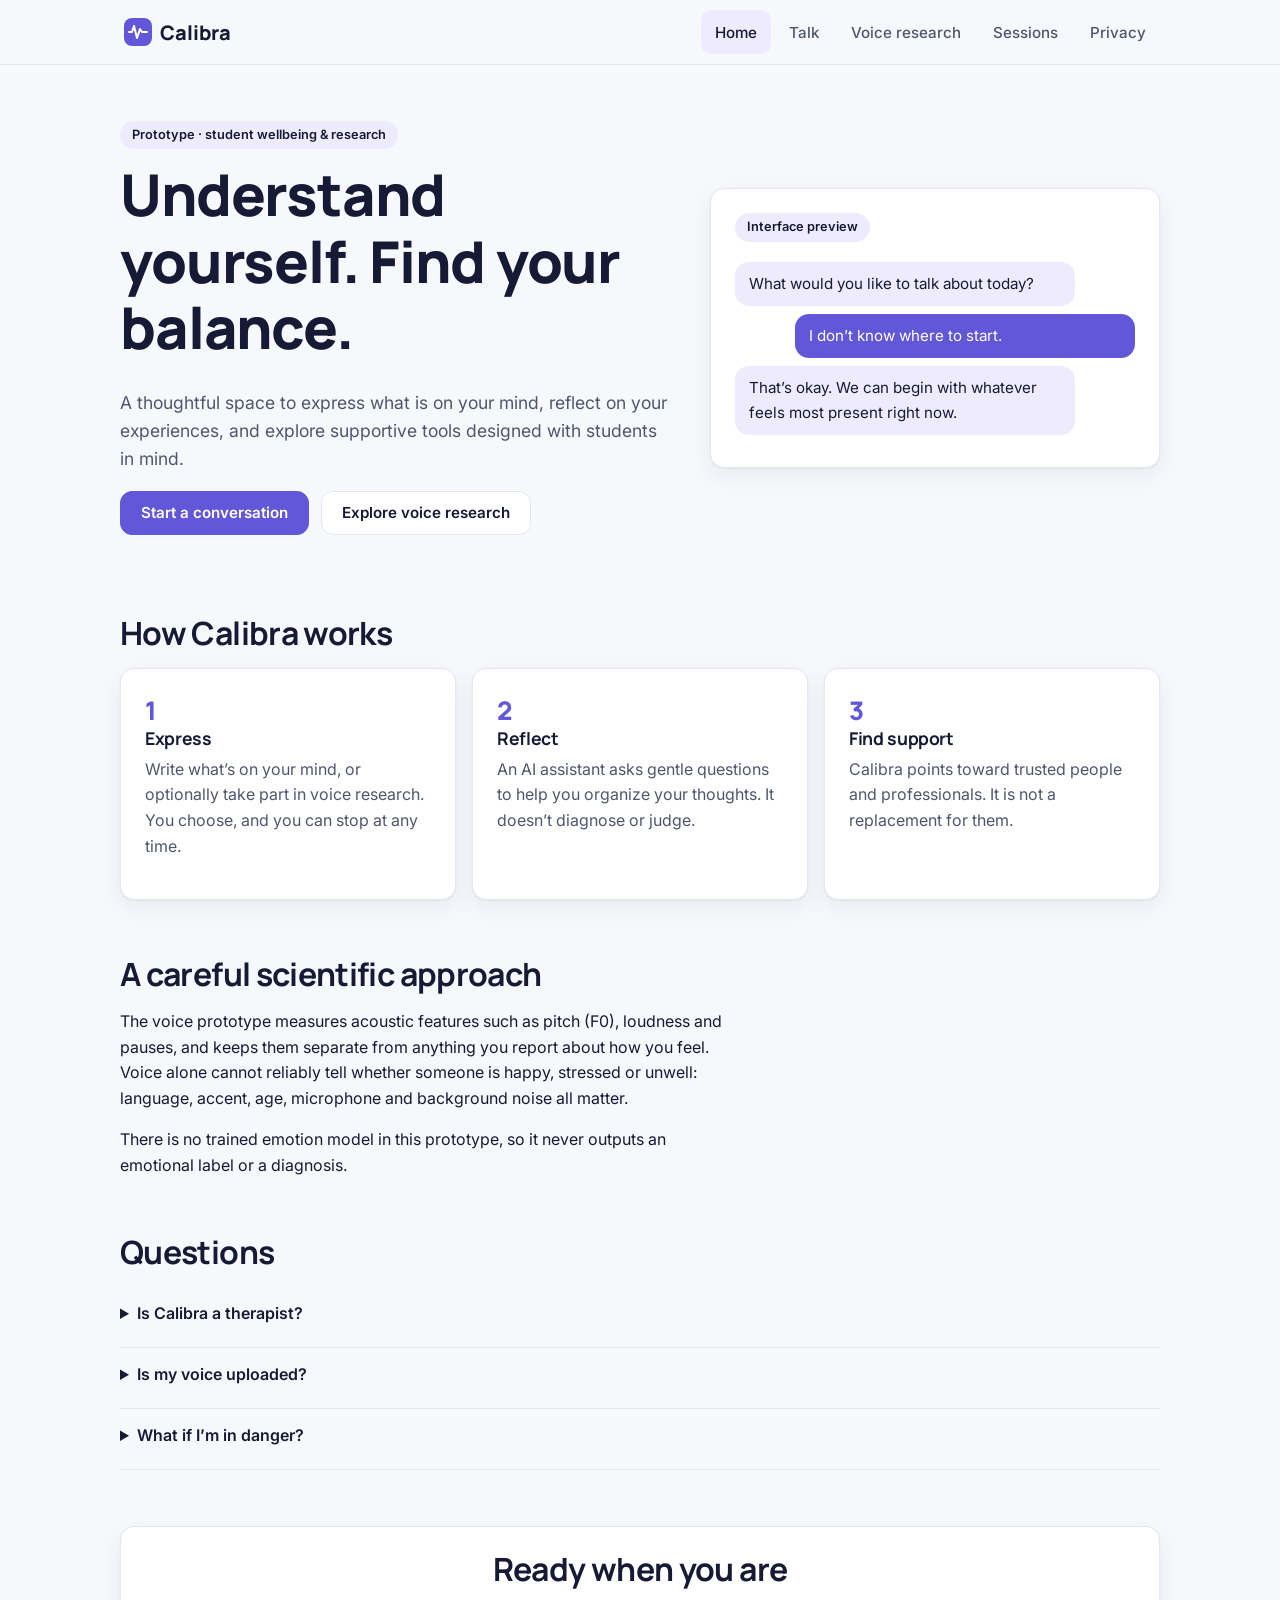
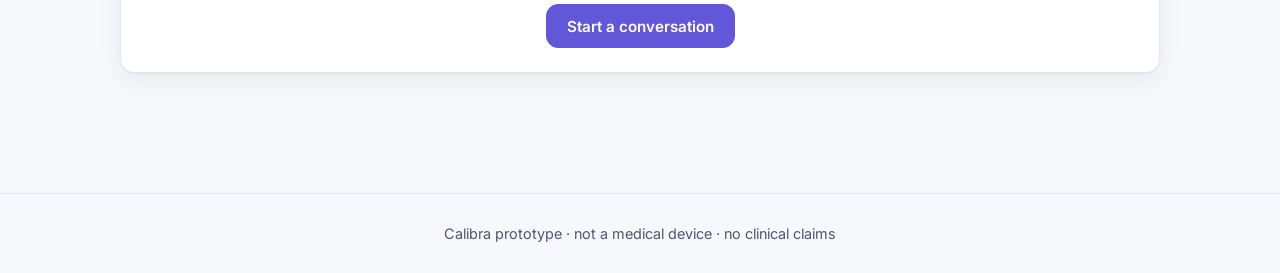
<file: index.html>
<!DOCTYPE html>
<html lang="en">
<head>
<meta charset="utf-8">
<meta name="viewport" content="width=device-width, initial-scale=1, viewport-fit=cover">
<title>Calibra</title>
<link rel="stylesheet" href="https://fonts.googleapis.com/css2?family=Inter:wght@400;500;600&family=Manrope:wght@600;700;800&display=swap">
<style>
:root{--bg:#F7F8FC;--surface:#fff;--text:#171A35;--muted:#4F566E;--brand:#6256D9;--brand-ink:#fff;--deep:#292653;--soft:#EEEBFF;--teal:#1F8A7D;--border:#E5E7F0;--ok:#21866B;--warn:#8A5A0F;--err:#B83F4E;--r:14px;--sh:0 1px 2px rgba(23,26,53,.06),0 8px 24px rgba(23,26,53,.06);
box-sizing:border-box;padding-top:env(safe-area-inset-top,0px);padding-bottom:env(safe-area-inset-bottom,0px)}
@media (prefers-color-scheme:dark){:root:not([data-theme="light"]){--bg:#0F1226;--surface:#171B36;--text:#ECEEFA;--muted:#A9AFCB;--brand:#8E84FF;--brand-ink:#0F1226;--deep:#CFCAFF;--soft:#242850;--teal:#4CC4B4;--border:#2A2F55;--ok:#4CC4A0;--warn:#E0B35A;--err:#F08592;color-scheme:dark}}
:root[data-theme="dark"]{--bg:#0F1226;--surface:#171B36;--text:#ECEEFA;--muted:#A9AFCB;--brand:#8E84FF;--brand-ink:#0F1226;--deep:#CFCAFF;--soft:#242850;--teal:#4CC4B4;--border:#2A2F55;--ok:#4CC4A0;--warn:#E0B35A;--err:#F08592;color-scheme:dark}
*{box-sizing:border-box}html{scroll-padding-top:env(safe-area-inset-top,0px)}
body{margin:0;background:var(--bg);color:var(--text);font:400 16px/1.6 Inter,system-ui,sans-serif}
h1,h2,h3{font-family:Manrope,Inter,system-ui,sans-serif;color:var(--text);line-height:1.15;margin:0 0 .5em;letter-spacing:-.02em}
h1{font-size:clamp(2.1rem,6vw,3.6rem);font-weight:800}h2{font-size:clamp(1.5rem,3.5vw,2rem)}h3{font-size:1.1rem}
p{margin:0 0 1em;max-width:62ch}.muted{color:var(--muted)}
a,button,summary{cursor:pointer}:focus-visible{outline:3px solid var(--brand);outline-offset:2px;border-radius:8px}
header{position:sticky;top:env(safe-area-inset-top,0px);z-index:5;background:var(--bg);border-bottom:1px solid var(--border)}
.bar{max-width:1080px;margin:auto;padding:10px 20px;display:flex;align-items:center;gap:16px;justify-content:space-between;flex-wrap:wrap}
.logo{font:800 1.25rem Manrope,sans-serif;color:var(--text);display:flex;gap:8px;align-items:center;background:none;border:0;padding:4px}
nav{display:flex;gap:4px;overflow-x:auto;max-width:100%}
nav button{background:none;border:0;color:var(--muted);font:500 .95rem Inter,sans-serif;padding:10px 14px;min-height:44px;border-radius:10px;white-space:nowrap}
nav button[aria-current="page"]{background:var(--soft);color:var(--text)}nav button:hover{color:var(--text)}
main{max-width:1080px;margin:auto;padding:32px 20px 64px}
section{margin:0 0 56px}.view{display:none}.view.on{display:block;animation:in .25s ease}
@keyframes in{from{opacity:0;transform:translateY(6px)}to{opacity:1;transform:none}}
@media (prefers-reduced-motion:reduce){*{animation:none!important;transition:none!important}}
.btn{display:inline-flex;align-items:center;justify-content:center;gap:8px;min-height:44px;padding:10px 20px;border-radius:12px;border:1px solid var(--border);background:var(--surface);color:var(--text);font:600 .95rem Inter,sans-serif;transition:transform .12s,background .12s}
.btn:active{transform:scale(.98)}.btn.p{background:var(--brand);border-color:var(--brand);color:var(--brand-ink)}.btn:disabled{opacity:.5;cursor:not-allowed}.btn.d{color:var(--err)}
.card{background:var(--surface);border:1px solid var(--border);border-radius:var(--r);padding:24px;box-shadow:var(--sh)}
.hero{display:grid;grid-template-columns:1.1fr .9fr;gap:40px;align-items:center;padding:24px 0}
@media(max-width:820px){.hero{grid-template-columns:1fr}}
.grid3{display:grid;grid-template-columns:repeat(auto-fit,minmax(240px,1fr));gap:16px}
.tag{display:inline-block;background:var(--soft);color:var(--text);border-radius:99px;padding:4px 12px;font-size:.8rem;font-weight:600;margin-bottom:12px}
.n{font:800 1.6rem Manrope;color:var(--brand)}
.pv .m{padding:10px 14px;border-radius:14px;margin:8px 0;max-width:85%;font-size:.95rem}
.m.a{background:var(--soft)}.m.u{background:var(--brand);color:var(--brand-ink);margin-left:auto}
details{border-bottom:1px solid var(--border);padding:14px 0}summary{font-weight:600;min-height:32px}
label{display:block;font-weight:600;font-size:.9rem;margin:0 0 6px}
input,textarea,select{width:100%;font:inherit;color:var(--text);background:var(--surface);border:1px solid var(--border);border-radius:12px;padding:12px 14px;min-height:44px}
.chat{display:flex;flex-direction:column;height:min(72vh,680px);padding:0}
#log{flex:1;overflow-y:auto;padding:20px}
#log .m{padding:12px 16px;border-radius:16px;margin:10px 0;max-width:min(85%,60ch);white-space:pre-wrap}
#log .m.err{background:transparent;border:1px solid var(--err);color:var(--text)}
.comp{display:flex;gap:10px;padding:14px;border-top:1px solid var(--border);align-items:flex-end}
.comp textarea{resize:none;max-height:140px}
.chips{display:flex;flex-wrap:wrap;gap:8px;padding:0 20px 14px}
.chip{background:var(--soft);color:var(--text);border:0;border-radius:99px;padding:10px 14px;min-height:44px;font:500 .9rem Inter}
.note{border-left:4px solid var(--teal);background:var(--soft);padding:12px 16px;border-radius:0 12px 12px 0;font-size:.92rem;margin:0 0 20px}
.rec{display:inline-flex;align-items:center;gap:8px;font-weight:600}
.dot{width:12px;height:12px;border-radius:50%;background:var(--err)}.live .dot{animation:pulse 1.2s infinite}
@keyframes pulse{50%{opacity:.3}}
canvas{width:100%;height:96px;background:var(--soft);border-radius:12px;display:block}
table{width:100%;border-collapse:collapse;font-size:.92rem;font-variant-numeric:tabular-nums}
th,td{text-align:left;padding:10px 8px;border-bottom:1px solid var(--border);vertical-align:top}
.scroll{overflow-x:auto}.row{display:flex;gap:12px;flex-wrap:wrap;align-items:center}
.toast{position:fixed;left:50%;transform:translateX(-50%);bottom:calc(20px + env(safe-area-inset-bottom,0px));background:var(--deep);color:var(--bg);padding:12px 18px;border-radius:12px;z-index:9;max-width:90%}
footer{border-top:1px solid var(--border);padding:28px 20px;text-align:center;color:var(--muted);font-size:.9rem}
</style>
</head>
<body>
<header><div class="bar">
<button class="logo" data-go="home" aria-label="Calibra home"><svg width="28" height="28" viewBox="0 0 28 28" aria-hidden="true"><rect width="28" height="28" rx="8" fill="#6256D9"/><path d="M5 14h3l2-6 3 12 3-9 2 3h5" stroke="#fff" stroke-width="2" fill="none" stroke-linecap="round" stroke-linejoin="round"/></svg>Calibra</button>
<nav aria-label="Main"><button data-go="home">Home</button><button data-go="chat">Talk</button><button data-go="voice">Voice research</button><button data-go="research">Sessions</button><button data-go="privacy">Privacy</button></nav>
</div></header>
<main>

<div class="view" id="v-home">
<section class="hero"><div>
<span class="tag">Prototype · student wellbeing &amp; research</span>
<h1>Understand yourself. Find your balance.</h1>
<p class="muted" style="font-size:1.1rem">A thoughtful space to express what is on your mind, reflect on your experiences, and explore supportive tools designed with students in mind.</p>
<div class="row"><button class="btn p" data-go="chat">Start a conversation</button><button class="btn" data-go="voice">Explore voice research</button></div>
</div>
<div class="card pv" aria-label="Interface preview, not a real conversation"><span class="tag">Interface preview</span>
<div class="m a">What would you like to talk about today?</div><div class="m u">I don’t know where to start.</div><div class="m a">That’s okay. We can begin with whatever feels most present right now.</div></div></section>

<section><h2>How Calibra works</h2><div class="grid3">
<div class="card"><div class="n">1</div><h3>Express</h3><p class="muted">Write what’s on your mind, or optionally take part in voice research. You choose, and you can stop at any time.</p></div>
<div class="card"><div class="n">2</div><h3>Reflect</h3><p class="muted">An AI assistant asks gentle questions to help you organize your thoughts. It doesn’t diagnose or judge.</p></div>
<div class="card"><div class="n">3</div><h3>Find support</h3><p class="muted">Calibra points toward trusted people and professionals. It is not a replacement for them.</p></div></div></section>

<section><h2>A careful scientific approach</h2>
<p>The voice prototype measures acoustic features such as pitch (F0), loudness and pauses, and keeps them separate from anything you report about how you feel. Voice alone cannot reliably tell whether someone is happy, stressed or unwell: language, accent, age, microphone and background noise all matter.</p>
<p>There is no trained emotion model in this prototype, so it never outputs an emotional label or a diagnosis.</p></section>

<section><h2>Questions</h2>
<details><summary>Is Calibra a therapist?</summary><p class="muted">No. It cannot diagnose or treat anything, and it is not a substitute for a professional or someone you trust.</p></details>
<details><summary>Is my voice uploaded?</summary><p class="muted">In this prototype, recordings are analyzed in your browser and are not uploaded. Closing the page discards them.</p></details>
<details><summary>What if I’m in danger?</summary><p class="muted">Contact your local emergency services or a trusted adult right away. Calibra can’t respond to emergencies.</p></details></section>
<section class="card" style="text-align:center"><h2>Ready when you are</h2><button class="btn p" data-go="chat">Start a conversation</button></section>
</div>

<div class="view" id="v-chat">
<h2>Talk</h2>
<p class="note">Calibra is an AI assistant, not a person or a therapist. If you are in immediate danger, contact local emergency services or a trusted adult.</p>
<div class="card chat">
<div id="log" role="log" aria-live="polite" aria-label="Conversation"><p class="muted" id="empty">Nothing here yet. Choose a starter or write your own message.</p></div>
<div class="chips" id="chips"></div>
<form class="comp" id="cf"><div style="flex:1"><label for="msg" class="sr" style="position:absolute;left:-9999px">Your message</label><textarea id="msg" rows="1" maxlength="2000" placeholder="Write here. Enter to send, Shift+Enter for a new line."></textarea></div>
<button type="button" class="btn" id="stop" hidden>Stop</button><button class="btn p" id="send" type="submit">Send</button></form>
</div>
<div style="margin-top:12px"><button class="btn d" id="clr">New conversation</button></div>
</div>

<div class="view" id="v-voice">
<h2>Voice research</h2>
<p class="muted">An optional, experimental workflow. Nothing records until you press the button.</p>
<div class="card" id="consent"><h3>Before you start</h3>
<p>If you continue, your browser will ask for microphone access and record a short clip. The recording is analyzed on this device and is <strong>not uploaded</strong>. Only the numbers computed below are kept, and only until you close this page. You can cancel at any time.</p>
<p class="muted">If you are under 18, check that your school or research supervisor has approved participation. This prototype has no ethics approval of its own.</p>
<label style="display:flex;gap:10px;font-weight:500"><input type="checkbox" id="ok" style="width:24px;min-height:24px"> I understand and agree to record a short clip.</label>
<div style="margin-top:16px"><label for="self">How do you feel right now? (optional)</label>
<select id="self"><option value="">Prefer not to say</option><option>Calm</option><option>Tired</option><option>Stressed</option><option>Happy</option><option>Low</option><option>Other / mixed</option></select></div>
<div class="row" style="margin-top:16px"><button class="btn p" id="rb" disabled>Start recording</button><button class="btn" id="sb" hidden>Stop &amp; analyze</button><button class="btn d" id="cb" hidden>Cancel</button>
<span class="rec" id="rs" hidden role="status"><span class="dot"></span><span id="rt">Microphone on · 0:00</span></span></div>
<p class="muted" style="margin-top:12px">Tip: read a sentence aloud for 5–15 seconds in a quiet room.</p></div>
<div class="card" id="res" hidden style="margin-top:20px"><h3>Result</h3>
<canvas id="wf" role="img" aria-label="Waveform drawn from the recorded audio samples"></canvas>
<audio id="au" controls style="width:100%;margin:12px 0"></audio>
<div class="scroll"><table><caption class="muted" style="text-align:left;padding-bottom:6px">Derived acoustic features (measured, not interpreted)</caption><thead><tr><th>Feature</th><th>Value</th><th>Method</th></tr></thead><tbody id="ft"></tbody></table></div>
<p class="note" style="margin-top:16px">No emotion or health prediction is shown. No trained model exists in this prototype, and pitch alone is not evidence of emotional state.</p>
<div class="row"><button class="btn" id="again">Record again</button><button class="btn d" id="disc">Discard</button></div></div>
</div>

<div class="view" id="v-research">
<h2>Sessions</h2>
<p class="muted">Each row is one real recording from this browser session. Categories are kept apart: measured features, your self-report, and model predictions.</p>
<div class="card"><div id="se"><p class="muted">No sessions yet. Record one in Voice research.</p></div></div>
<h3 style="margin-top:24px">Method notes</h3>
<p class="muted">F0 is estimated per 40 ms frame by autocorrelation over 75–400 Hz, on frames with enough energy and a clear periodic peak. Loudness is relative to digital full scale (dBFS), not calibrated sound pressure. The signal-to-noise figure is a rough estimate from the quietest frames. Short or noisy clips give unreliable values, and the tool says so.</p>
</div>

<div class="view" id="v-privacy">
<h2>Privacy &amp; limits</h2>
<div class="grid3">
<div class="card"><h3>Voice</h3><p class="muted">Analyzed locally in your browser. Not uploaded. Discard removes the clip immediately.</p></div>
<div class="card"><h3>Chat</h3><p class="muted">Messages are sent to Calibra’s backend (a Cloudflare Worker), which forwards them to Google’s Gemini API to generate a reply. This page stores nothing. What the backend and provider log or keep depends on their own settings, so don’t promise confidentiality until that is documented.</p></div>
<div class="card"><h3>AI limits</h3><p class="muted">The assistant can be wrong, can’t diagnose, and can’t handle emergencies.</p></div></div>
</div>
</main>
<footer>Calibra prototype · not a medical device · no clinical claims</footer>
<div class="toast" id="toast" role="status" hidden></div>

<script>
const $=s=>document.querySelector(s),$$=s=>[...document.querySelectorAll(s)];
function toast(t){const e=$("#toast");e.textContent=t;e.hidden=false;clearTimeout(toast.t);toast.t=setTimeout(()=>e.hidden=true,3500)}
function go(v){if(!$("#v-"+v))v="home";$$(".view").forEach(e=>e.classList.toggle("on",e.id==="v-"+v));$$("nav button").forEach(b=>b.toggleAttribute("aria-current",b.dataset.go===v)||(b.dataset.go===v?b.setAttribute("aria-current","page"):b.removeAttribute("aria-current")));$$("nav button").forEach(b=>b.dataset.go===v?b.setAttribute("aria-current","page"):b.removeAttribute("aria-current"));if(location.hash!=="#"+v)location.hash=v;scrollTo(0,0)}
document.addEventListener("click",e=>{const b=e.target.closest("[data-go]");if(b)go(b.dataset.go)});
addEventListener("hashchange",()=>go(location.hash.slice(1)||"home"));

/* ---------- Chat ---------- */
const WORKER_URL="https://calibra-ai-backend.mostafahammad-25-3.workers.dev";
let history=[],busy=false,ctl=null,last="";
const log=$("#log"),msg=$("#msg");
["I want to talk about something on my mind.","Help me organize my thoughts.","I’m feeling overwhelmed by school.","I don’t know where to start."].forEach(t=>{const b=document.createElement("button");b.type="button";b.className="chip";b.textContent=t;b.onclick=()=>{msg.value=t;send()};$("#chips").append(b)});
function add(c,t){const e=$("#empty");if(e)e.remove();const d=document.createElement("div");d.className="m "+c;d.textContent=t;log.append(d);log.scrollTop=log.scrollHeight;return d}
function setBusy(b){busy=b;$("#send").disabled=b;$("#stop").hidden=!b}
async function send(text){
 if(busy)return;const t=(text||msg.value).trim();if(!t)return;
 const url=WORKER_URL.replace(/\/+$/,"")+"/api/chat";
 add("u",t);msg.value="";msg.style.height="";last=t;
 setBusy(true);const w=add("a","…");ctl=new AbortController();const to=setTimeout(()=>ctl.abort(),60000);
 try{const r=await fetch(url,{method:"POST",headers:{"Content-Type":"application/json"},body:JSON.stringify({message:t,history:history.slice(-20)}),signal:ctl.signal});
  if(!r.ok)throw new Error(r.status===429?"Too many requests. Please wait a moment.":"The server returned an error ("+r.status+").");
  const j=await r.json();if(typeof j.reply!=="string")throw new Error("The server sent an unexpected response.");
  history.push({role:"user",text:t},{role:"model",text:j.reply});w.textContent=j.reply}
 catch(e){w.className="m a err";w.textContent=e.name==="AbortError"?"Stopped or timed out.":(e.message&&!/fetch/i.test(e.message)?e.message:"Couldn’t reach the server.");msg.value=t;retry(w,t)}
 finally{clearTimeout(to);setBusy(false)}}
function retry(el,t){const b=document.createElement("button");b.className="btn";b.style.marginTop="8px";b.textContent="Retry";b.onclick=()=>{el.remove();b.remove();msg.value="";const u=[...log.querySelectorAll(".m.u")].pop();if(u&&u.textContent===t)u.remove();send(t)};el.append(document.createElement("br"),b)}
$("#cf").onsubmit=e=>{e.preventDefault();send()};
msg.onkeydown=e=>{if(e.key==="Enter"&&!e.shiftKey){e.preventDefault();send()}};
msg.oninput=()=>{msg.style.height="auto";msg.style.height=msg.scrollHeight+"px"};
$("#stop").onclick=()=>ctl&&ctl.abort();
$("#clr").onclick=()=>{if(log.querySelector(".m")&&!confirm("Clear this conversation from the screen?"))return;log.innerHTML='<p class="muted" id="empty">Nothing here yet. Choose a starter or write your own message.</p>';history=[]};

/* ---------- Voice ---------- */
let rec,chunks=[],stream,tick,t0,cancelled=false,sessions=[];
$("#ok").onchange=e=>$("#rb").disabled=!e.target.checked;
const fmt=s=>Math.floor(s/60)+":"+String(Math.floor(s%60)).padStart(2,"0");
function ui(on){$("#rb").hidden=on;$("#sb").hidden=!on;$("#cb").hidden=!on;$("#rs").hidden=!on;$("#rs").classList.toggle("live",on)}
$("#rb").onclick=async()=>{
 if(!navigator.mediaDevices||!window.MediaRecorder){toast("This browser can’t record audio.");return}
 try{stream=await navigator.mediaDevices.getUserMedia({audio:{echoCancellation:false,noiseSuppression:false,autoGainControl:false}})}
 catch(e){toast(e.name==="NotAllowedError"?"Microphone permission was denied. You can allow it in your browser settings.":"No microphone could be opened.");return}
 chunks=[];cancelled=false;rec=new MediaRecorder(stream);rec.ondataavailable=e=>e.data.size&&chunks.push(e.data);
 rec.onstop=finish;rec.start();t0=Date.now();ui(true);$("#res").hidden=true;
 tick=setInterval(()=>{$("#rt").textContent="Microphone on · "+fmt((Date.now()-t0)/1000);if(Date.now()-t0>60000)$("#sb").click()},250)};
function halt(){clearInterval(tick);ui(false);stream&&stream.getTracks().forEach(t=>t.stop())}
$("#sb").onclick=()=>{halt();rec.stop()};
$("#cb").onclick=()=>{cancelled=true;halt();rec.stop();toast("Recording cancelled and discarded.")};
$("#disc").onclick=()=>{$("#res").hidden=true;$("#au").removeAttribute("src");toast("Recording discarded.")};
$("#again").onclick=()=>{$("#res").hidden=true;scrollTo(0,0)};
async function finish(){
 if(cancelled)return;const blob=new Blob(chunks,{type:rec.mimeType});$("#au").src=URL.createObjectURL(blob);
 try{const ac=new (window.AudioContext||window.webkitAudioContext)();const buf=await ac.decodeAudioData(await blob.arrayBuffer());ac.close();
  const x=buf.getChannelData(0),f=analyze(x,buf.sampleRate);draw(x);show(f);
  sessions.push({at:new Date(),self:$("#self").value||"not given",f});renderSessions()}
 catch(e){toast("Couldn’t analyze this recording. Please try again.")}}
const db=v=>v>0?20*Math.log10(v):-Infinity,f1=(v,d=1)=>isFinite(v)?v.toFixed(d):"n/a";
function analyze(x,sr){
 const dur=x.length/sr,fl=Math.round(.04*sr),hop=Math.round(.02*sr),fr=[];let clip=0,pk=0;
 for(let i=0;i<x.length;i++){const a=Math.abs(x[i]);if(a>pk)pk=a;if(a>=.99)clip++}
 const d=Math.max(1,Math.floor(sr/11000)),sr2=sr/d,fl2=Math.round(fl/d),hop2=Math.round(hop/d);
 const y=new Float32Array(Math.floor(x.length/d));for(let i=0;i<y.length;i++){let s=0;for(let k=0;k<d;k++)s+=x[i*d+k];y[i]=s/d}
 for(let s=0;s+fl2<=y.length;s+=hop2){let e=0;for(let i=0;i<fl2;i++)e+=y[s+i]**2;fr.push({s,r:Math.sqrt(e/fl2)})}
 const rs=fr.map(o=>o.r).sort((a,b)=>a-b),noise=rs[Math.floor(rs.length*.1)]||0,thr=Math.max(noise*3,.01);
 const act=fr.filter(o=>o.r>thr),f0=[],lo=Math.floor(sr2/400),hi=Math.ceil(sr2/75);
 for(const o of act){let m=0;for(let i=0;i<fl2;i++)m+=y[o.s+i]**2;let best=0,bl=0;
  for(let l=lo;l<=hi&&l<fl2;l++){let c=0;for(let i=0;i+l<fl2;i++)c+=y[o.s+i]*y[o.s+i+l];if(c>best){best=c;bl=l}}
  if(bl&&best/m>.5)f0.push(sr2/bl)}
 f0.sort((a,b)=>a-b);const mean=f0.reduce((a,b)=>a+b,0)/(f0.length||1),sd=Math.sqrt(f0.reduce((a,b)=>a+(b-mean)**2,0)/(f0.length||1));
 const aR=act.length?Math.sqrt(act.reduce((a,o)=>a+o.r**2,0)/act.length):0;
 return{dur,act:act.length/(fr.length||1),pk:db(pk),rms:db(aR),clip:100*clip/x.length,snr:noise>0&&aR>0?db(aR)-db(noise):NaN,nv:f0.length,med:f0[Math.floor(f0.length/2)],min:f0[0],max:f0[f0.length-1],sd,warn:[dur<3&&"Clip is very short.",clip>x.length*.001&&"Clipping detected.",aR<.01&&"Very quiet signal.",f0.length<10&&"Too few voiced frames for a reliable F0."].filter(Boolean)}}
function show(f){const ok=f.nv>=10,R=[["Duration",f1(f.dur)+" s","Decoded sample count ÷ sample rate"],["Active-speech share",f1(f.act*100,0)+" %","Frames above a noise-relative energy threshold"],["Mean level (active)",f1(f.rms)+" dBFS","RMS, relative to full scale"],["Peak",f1(f.pk)+" dBFS","Maximum absolute sample"],["Clipped samples",f1(f.clip,2)+" %","Samples at ≥ 0.99 full scale"],["Signal-to-noise (rough)",f1(f.snr)+" dB","Active RMS vs. quietest 10% of frames"],["Voiced frames",f.nv,"Autocorrelation peak > 0.5"],["F0 median",ok?f1(f.med)+" Hz":"n/a","Autocorrelation, 75–400 Hz"],["F0 range",ok?f1(f.min,0)+"–"+f1(f.max,0)+" Hz":"n/a","Min–max of voiced frames"],["F0 variability (SD)",ok?f1(f.sd)+" Hz":"n/a","Standard deviation, voiced frames"]];
 $("#ft").innerHTML=R.map(r=>`<tr><td>${r[0]}</td><td><strong>${r[1]}</strong></td><td class="muted">${r[2]}</td></tr>`).join("")+(f.warn.length?`<tr><td colspan="3" style="color:var(--warn)">Quality warnings: ${f.warn.join(" ")}</td></tr>`:"");$("#res").hidden=false}
function draw(x){const c=$("#wf"),r=devicePixelRatio||1;c.width=c.clientWidth*r;c.height=96*r;const g=c.getContext("2d");g.scale(r,r);const w=c.clientWidth,step=Math.max(1,Math.floor(x.length/w));g.strokeStyle=getComputedStyle(document.documentElement).getPropertyValue("--brand")||"#6256D9";g.lineWidth=1.5;g.beginPath();
 for(let i=0;i<w;i++){let mn=1,mx=-1;for(let k=0;k<step;k++){const v=x[i*step+k]||0;if(v<mn)mn=v;if(v>mx)mx=v}g.moveTo(i,48-mx*46);g.lineTo(i,48-mn*46)}g.stroke()}
function renderSessions(){const e=$("#se");if(!sessions.length){e.innerHTML='<p class="muted">No sessions yet. Record one in Voice research.</p>';return}
 e.innerHTML='<div class="scroll"><table><thead><tr><th>Time</th><th>Self-report</th><th>Duration</th><th>F0 median</th><th>F0 SD</th><th>SNR</th><th>Model prediction</th></tr></thead><tbody>'+sessions.map(s=>`<tr><td>${s.at.toLocaleTimeString()}</td><td>${s.self}</td><td>${f1(s.f.dur)} s</td><td>${s.f.nv>=10?f1(s.f.med)+" Hz":"n/a"}</td><td>${s.f.nv>=10?f1(s.f.sd)+" Hz":"n/a"}</td><td>${f1(s.f.snr)} dB</td><td class="muted">Unavailable (no trained model)</td></tr>`).join("")+"</tbody></table></div>"}
go(location.hash.slice(1)||"home");
</script>
</body>
</html>
</file>
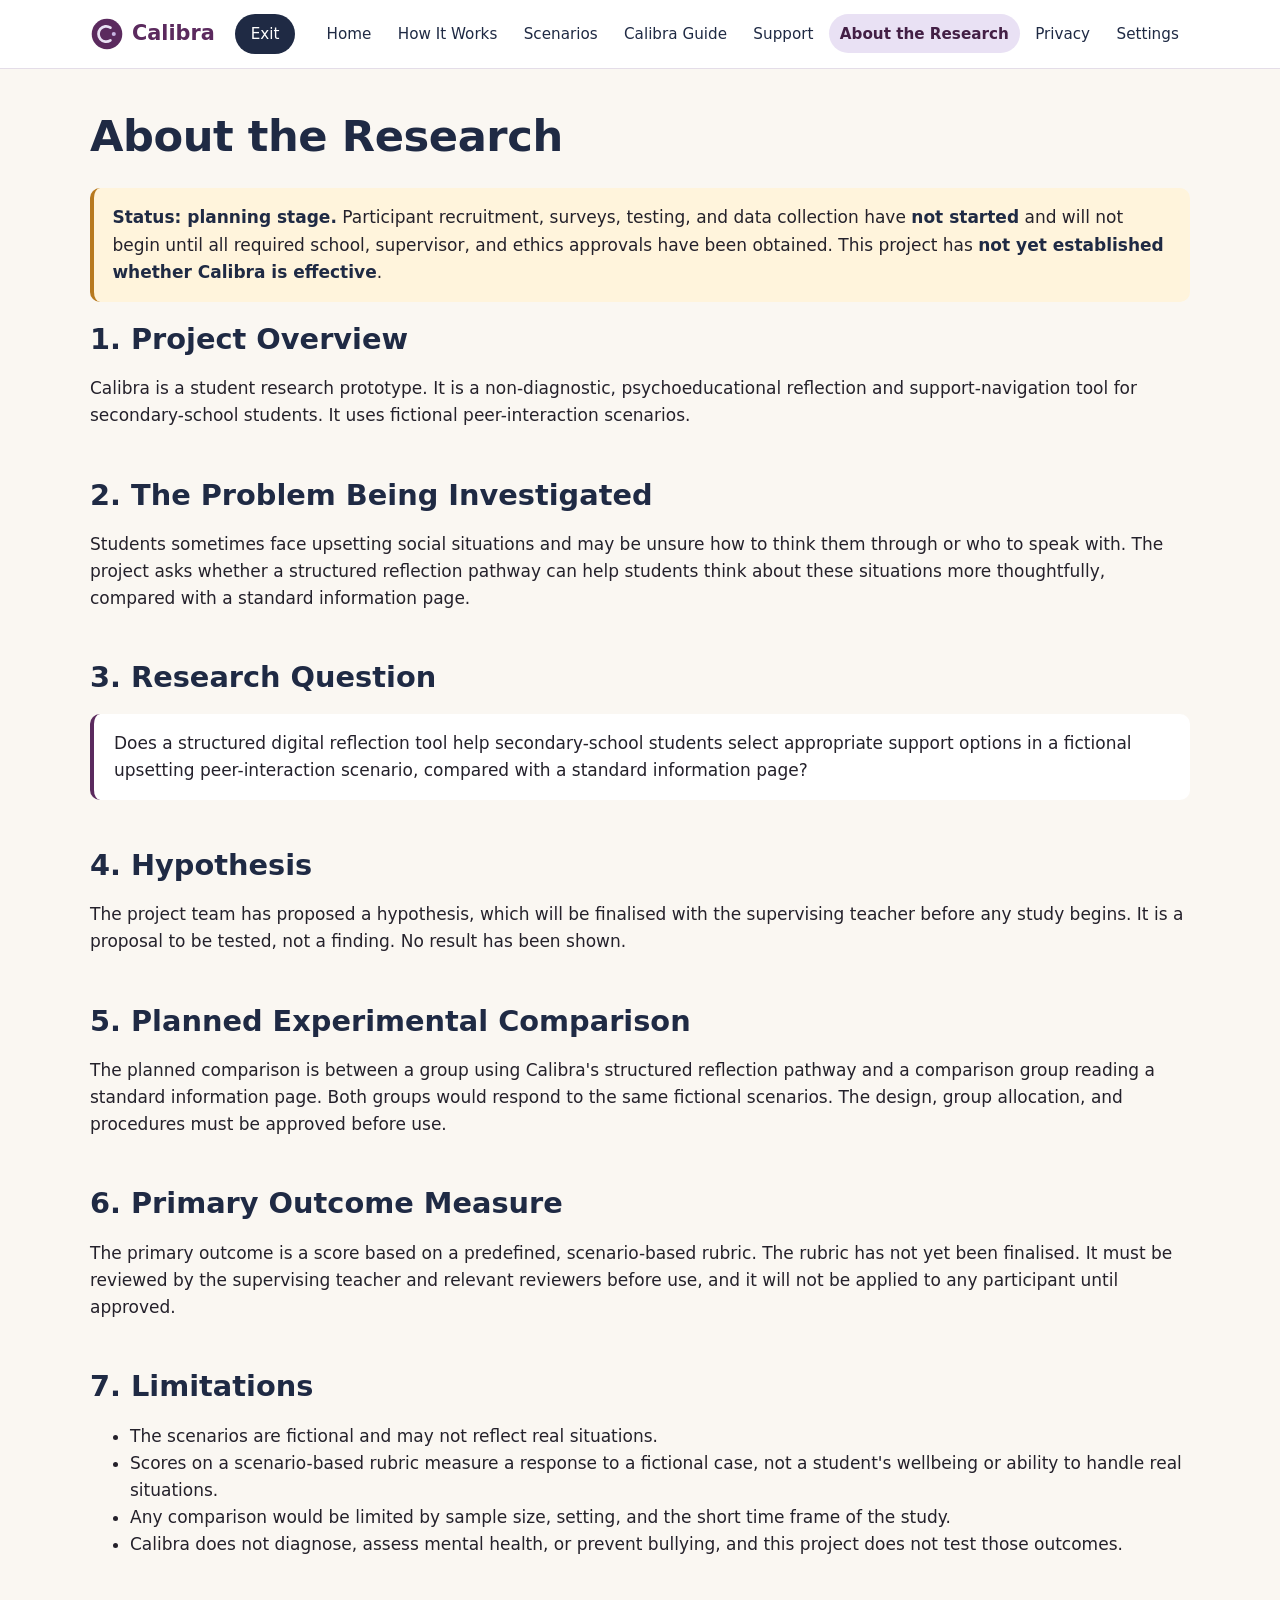
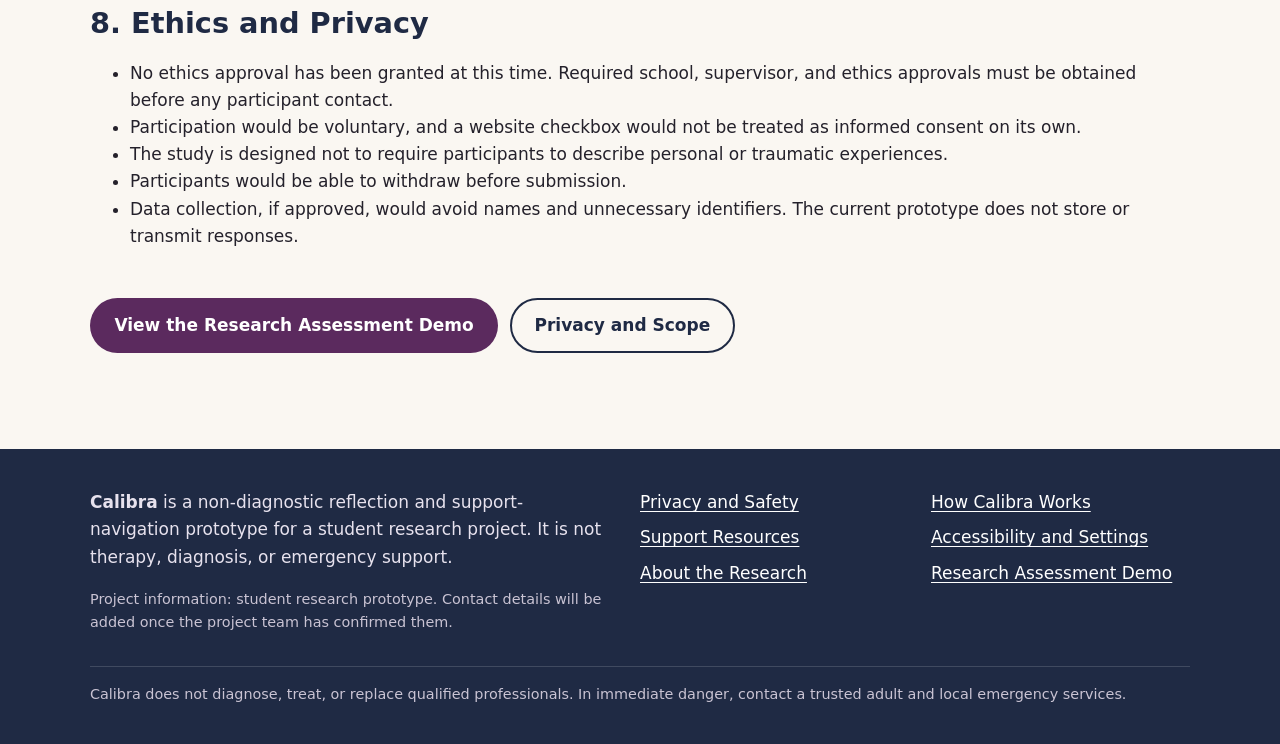
<file: about-research.html>
<!doctype html>
<html lang="en">
<head>
  <meta charset="utf-8">
  <meta name="viewport" content="width=device-width, initial-scale=1">
  <title>About the Research — Calibra</title>
  <link rel="stylesheet" href="css/styles.css">
</head>
<body>
  <div id="site-header-mount"></div>
  <main id="main" tabindex="-1">
    <div class="container">
      <h1>About the Research</h1>
      <div class="notice" role="note">
        <strong>Status: planning stage.</strong> Participant recruitment, surveys, testing, and data collection have <strong>not started</strong> and will not begin until all required school, supervisor, and ethics approvals have been obtained. This project has <strong>not yet established whether Calibra is effective</strong>.
      </div>

      <section aria-labelledby="overview-title">
        <h2 id="overview-title">1. Project Overview</h2>
        <p>Calibra is a student research prototype. It is a non-diagnostic, psychoeducational reflection and support-navigation tool for secondary-school students. It uses fictional peer-interaction scenarios.</p>
      </section>

      <section aria-labelledby="problem-title">
        <h2 id="problem-title">2. The Problem Being Investigated</h2>
        <p>Students sometimes face upsetting social situations and may be unsure how to think them through or who to speak with. The project asks whether a structured reflection pathway can help students think about these situations more thoughtfully, compared with a standard information page.</p>
      </section>

      <section aria-labelledby="rq-title">
        <h2 id="rq-title">3. Research Question</h2>
        <blockquote style="margin:0;padding:1rem 1.25rem;border-left:4px solid var(--plum);background:var(--surface);border-radius:10px">
          Does a structured digital reflection tool help secondary-school students select appropriate support options in a fictional upsetting peer-interaction scenario, compared with a standard information page?
        </blockquote>
      </section>

      <section aria-labelledby="hyp-title">
        <h2 id="hyp-title">4. Hypothesis</h2>
        <p>The project team has proposed a hypothesis, which will be finalised with the supervising teacher before any study begins. It is a proposal to be tested, not a finding. No result has been shown.</p>
      </section>

      <section aria-labelledby="design-title">
        <h2 id="design-title">5. Planned Experimental Comparison</h2>
        <p>The planned comparison is between a group using Calibra's structured reflection pathway and a comparison group reading a standard information page. Both groups would respond to the same fictional scenarios. The design, group allocation, and procedures must be approved before use.</p>
      </section>

      <section aria-labelledby="outcome-title">
        <h2 id="outcome-title">6. Primary Outcome Measure</h2>
        <p>The primary outcome is a score based on a predefined, scenario-based rubric. The rubric has not yet been finalised. It must be reviewed by the supervising teacher and relevant reviewers before use, and it will not be applied to any participant until approved.</p>
      </section>

      <section aria-labelledby="limits-title">
        <h2 id="limits-title">7. Limitations</h2>
        <ul>
          <li>The scenarios are fictional and may not reflect real situations.</li>
          <li>Scores on a scenario-based rubric measure a response to a fictional case, not a student's wellbeing or ability to handle real situations.</li>
          <li>Any comparison would be limited by sample size, setting, and the short time frame of the study.</li>
          <li>Calibra does not diagnose, assess mental health, or prevent bullying, and this project does not test those outcomes.</li>
        </ul>
      </section>

      <section aria-labelledby="ethics-title">
        <h2 id="ethics-title">8. Ethics and Privacy</h2>
        <ul>
          <li>No ethics approval has been granted at this time. Required school, supervisor, and ethics approvals must be obtained before any participant contact.</li>
          <li>Participation would be voluntary, and a website checkbox would not be treated as informed consent on its own.</li>
          <li>The study is designed not to require participants to describe personal or traumatic experiences.</li>
          <li>Participants would be able to withdraw before submission.</li>
          <li>Data collection, if approved, would avoid names and unnecessary identifiers. The current prototype does not store or transmit responses.</li>
        </ul>
      </section>

      <div class="btn-row">
        <a class="btn btn-primary" href="research-demo.html">View the Research Assessment Demo</a>
        <a class="btn btn-secondary" href="privacy.html">Privacy and Scope</a>
      </div>
    </div>
  </main>
  <div id="site-footer-mount"></div>
  <script src="js/config.js"></script>
  <script src="js/shared.js"></script>
</body>
</html>
</file>
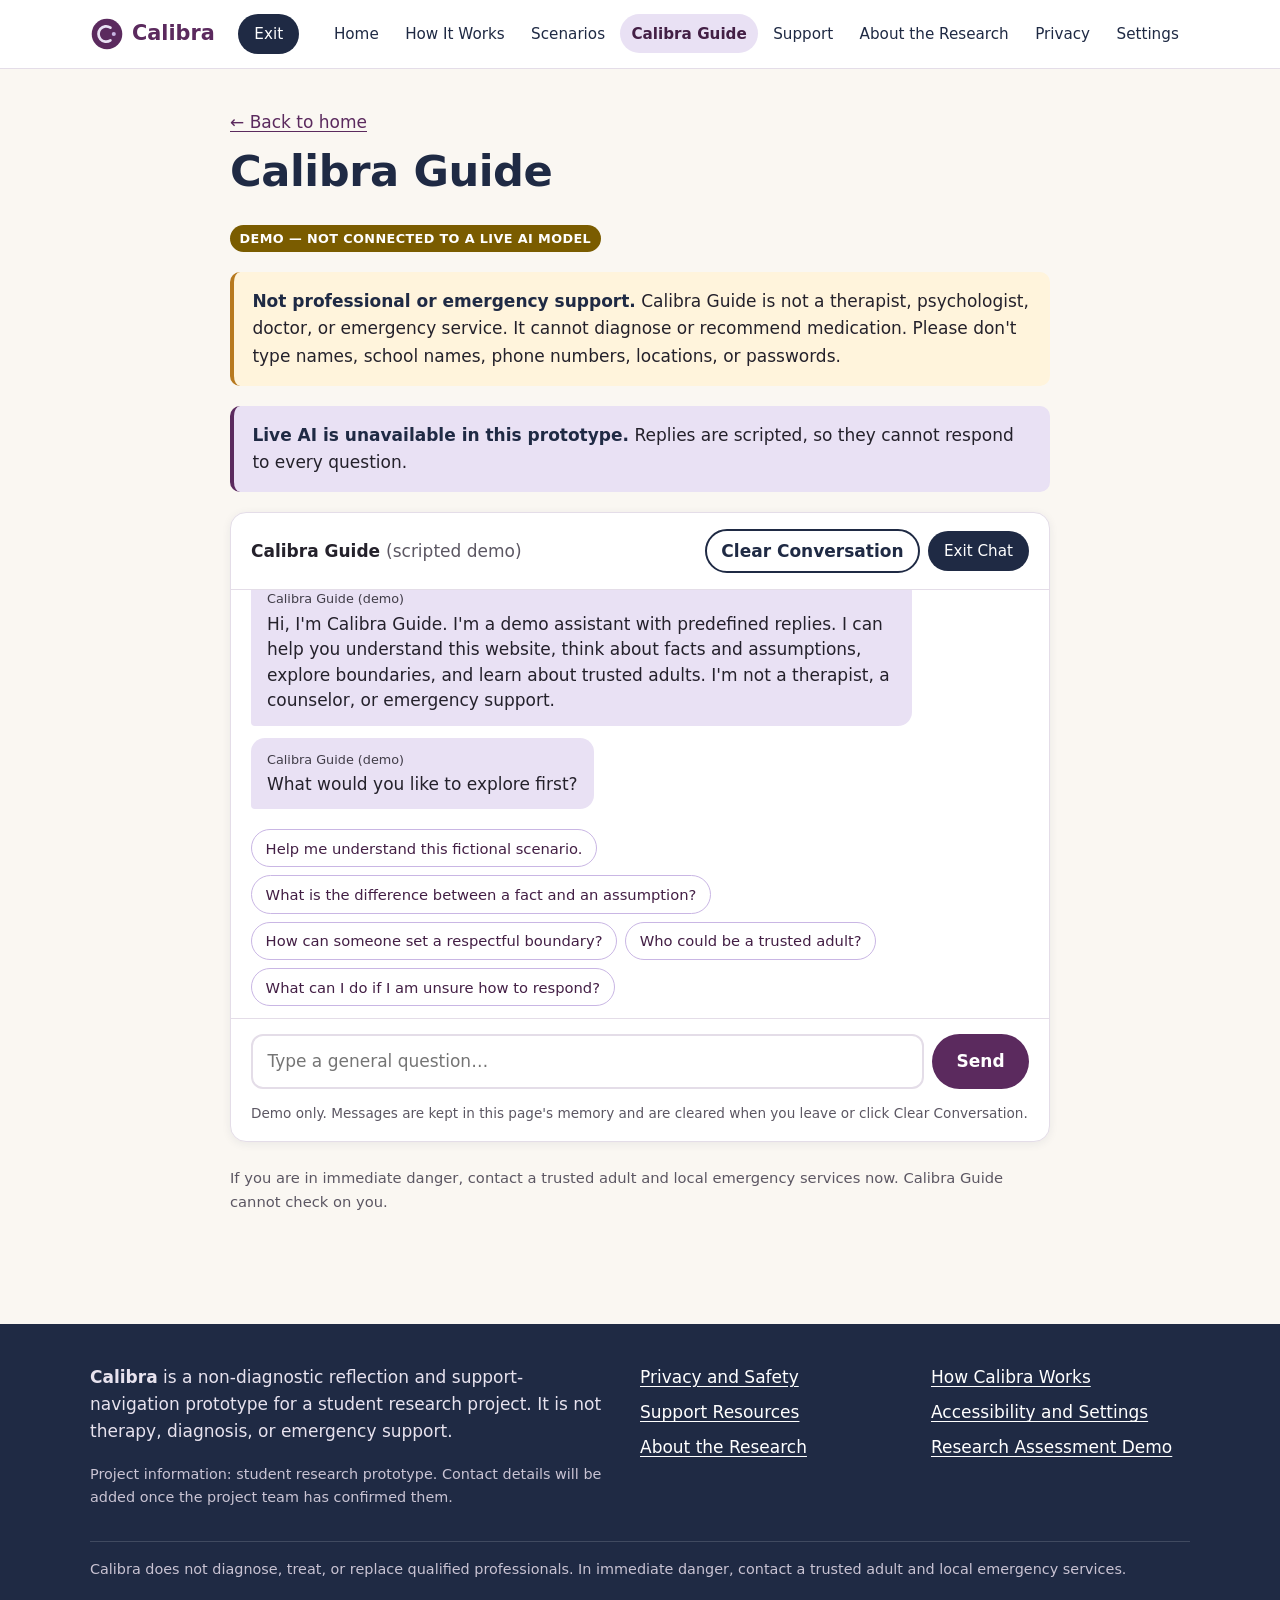
<file: guide.html>
<!doctype html>
<html lang="en">
<head>
  <meta charset="utf-8">
  <meta name="viewport" content="width=device-width, initial-scale=1">
  <title>Calibra Guide (Demo) — Calibra</title>
  <link rel="stylesheet" href="css/styles.css">
</head>
<body>
  <div id="site-header-mount"></div>
  <main id="main" tabindex="-1">
    <div class="container" style="max-width:820px">
      <p class="muted" style="margin-bottom:.5rem"><a href="index.html">← Back to home</a></p>
      <h1>Calibra Guide</h1>
      <p><span class="badge badge-placeholder">Demo — not connected to a live AI model</span></p>

      <div class="notice" role="note">
        <strong>Not professional or emergency support.</strong> Calibra Guide is not a therapist, psychologist, doctor, or emergency service. It cannot diagnose or recommend medication. Please don't type names, school names, phone numbers, locations, or passwords.
      </div>

      <div id="chat-unavailable" class="notice notice-info hidden" role="status">
        <strong>Live AI is unavailable in this prototype.</strong> Replies are scripted, so they cannot respond to every question.
      </div>

      <div class="chat-shell">
        <div class="chat-header">
          <strong>Calibra Guide <span class="muted" style="font-weight:400">(scripted demo)</span></strong>
          <div class="btn-row" style="margin:0;gap:.5rem">
            <button class="btn btn-secondary" type="button" id="chat-clear" style="min-height:38px;padding:.4rem .9rem">Clear Conversation</button>
            <button class="exit-btn" type="button" data-exit="true">Exit Chat</button>
          </div>
        </div>

        <div id="chat-log" class="chat-log" role="log" aria-live="polite" aria-label="Conversation with Calibra Guide demo"></div>

        <p id="chat-error" class="error-msg hidden" role="alert" style="padding:0 1.25rem"></p>

        <div id="chat-chips" class="chips" aria-label="Suggested questions"></div>

        <form id="chat-form" class="chat-form" autocomplete="off">
          <label for="chat-input" class="sr-only">Type your question for Calibra Guide</label>
          <input id="chat-input" type="text" maxlength="300" placeholder="Type a general question…" aria-describedby="chat-hint">
          <button class="btn btn-primary" type="submit" id="chat-send">Send</button>
        </form>
        <p id="chat-hint" class="muted" style="font-size:.85rem;padding:0 1.25rem 1rem;margin:0">Demo only. Messages are kept in this page's memory and are cleared when you leave or click Clear Conversation.</p>
      </div>

      <p class="muted" style="margin-top:1.5rem;font-size:.92rem">If you are in immediate danger, contact a trusted adult and local emergency services now. Calibra Guide cannot check on you.</p>
    </div>
  </main>
  <div id="site-footer-mount"></div>
  <script src="js/config.js"></script>
  <script src="js/shared.js"></script>
  <script src="js/guide.js"></script>
</body>
</html>
</file>
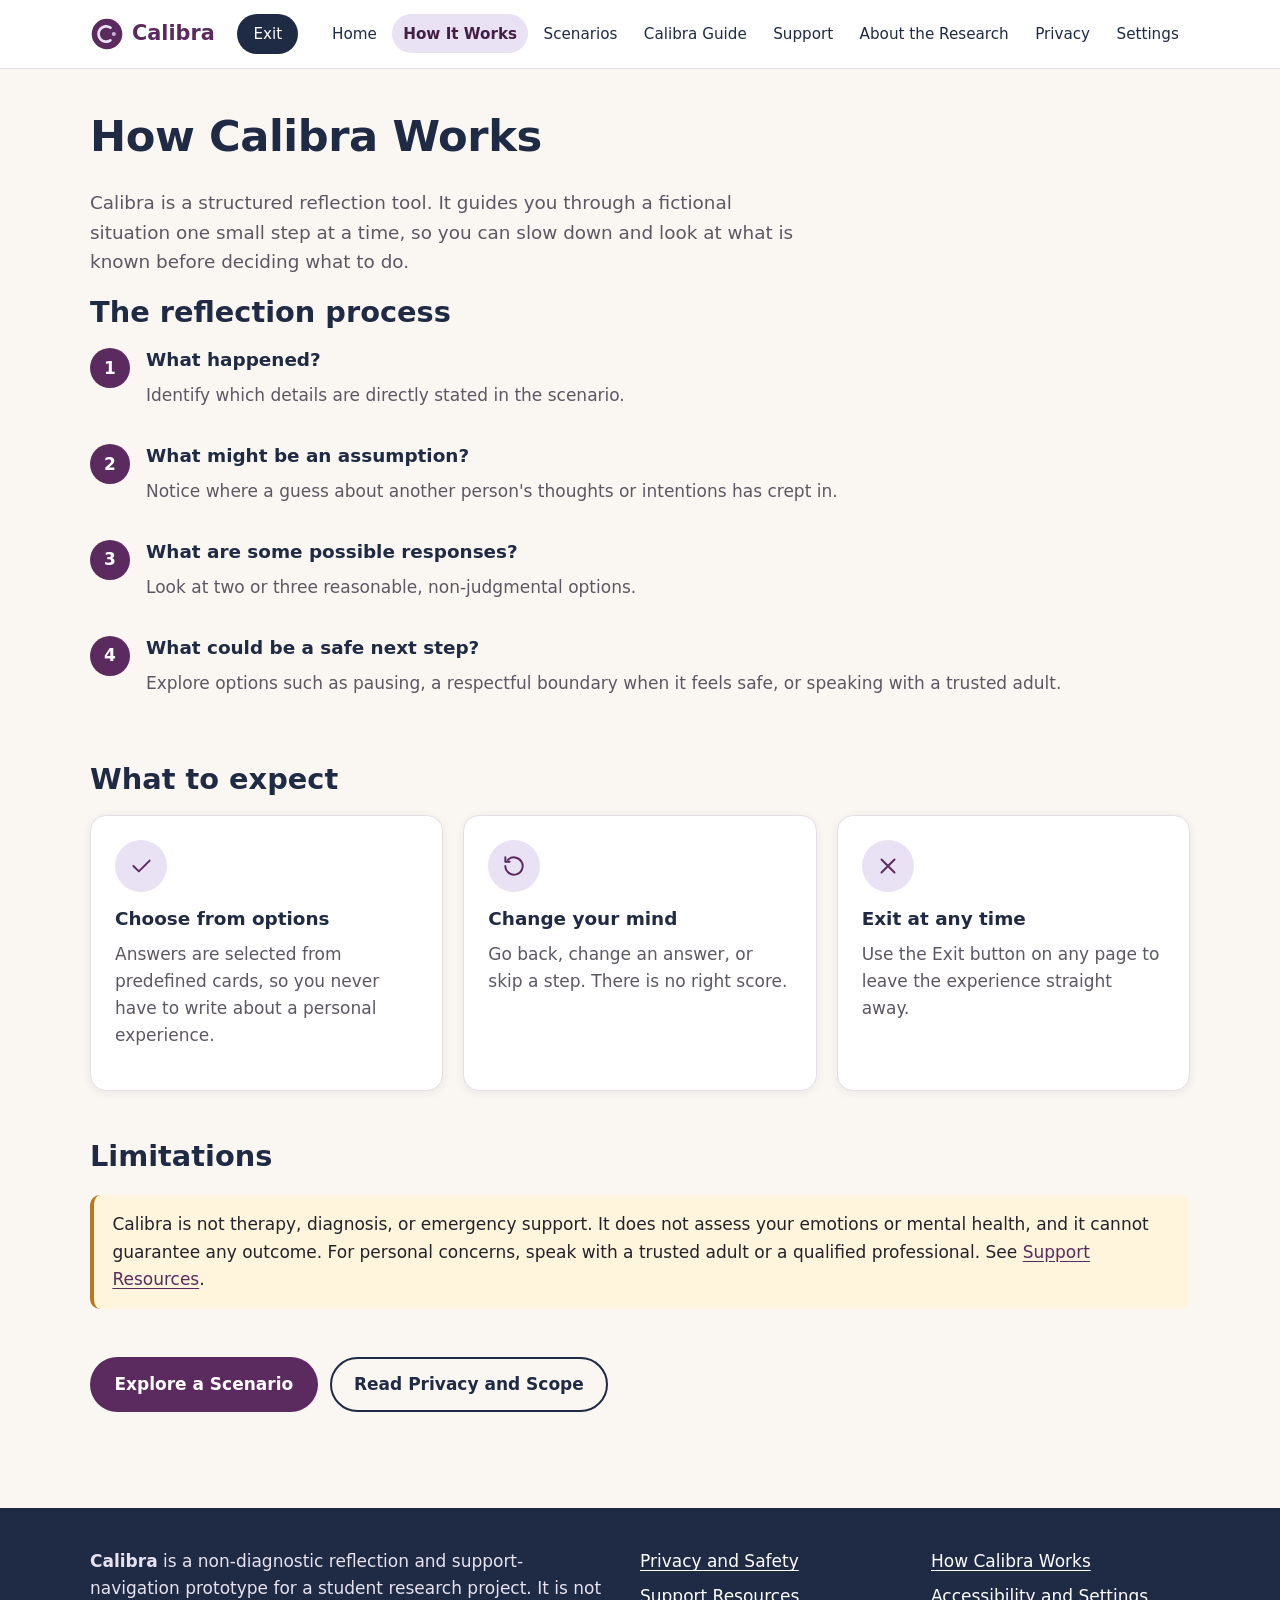
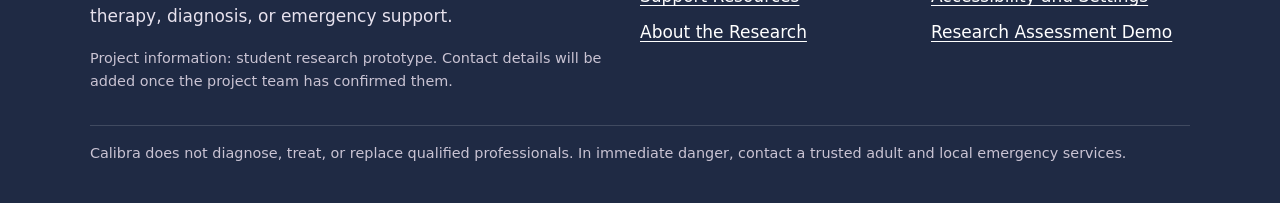
<file: how-it-works.html>
<!doctype html>
<html lang="en">
<head>
  <meta charset="utf-8">
  <meta name="viewport" content="width=device-width, initial-scale=1">
  <title>How Calibra Works — Calibra</title>
  <link rel="stylesheet" href="css/styles.css">
</head>
<body>
  <div id="site-header-mount"></div>
  <main id="main" tabindex="-1">
    <div class="container">
      <h1>How Calibra Works</h1>
      <p class="lead">Calibra is a structured reflection tool. It guides you through a fictional situation one small step at a time, so you can slow down and look at what is known before deciding what to do.</p>

      <section aria-labelledby="flow-title">
        <h2 id="flow-title">The reflection process</h2>
        <ol class="steps">
          <li><span class="step-num" aria-hidden="true">1</span><div><h3>What happened?</h3><p class="muted">Identify which details are directly stated in the scenario.</p></div></li>
          <li><span class="step-num" aria-hidden="true">2</span><div><h3>What might be an assumption?</h3><p class="muted">Notice where a guess about another person's thoughts or intentions has crept in.</p></div></li>
          <li><span class="step-num" aria-hidden="true">3</span><div><h3>What are some possible responses?</h3><p class="muted">Look at two or three reasonable, non-judgmental options.</p></div></li>
          <li><span class="step-num" aria-hidden="true">4</span><div><h3>What could be a safe next step?</h3><p class="muted">Explore options such as pausing, a respectful boundary when it feels safe, or speaking with a trusted adult.</p></div></li>
        </ol>
      </section>

      <section aria-labelledby="pace-title">
        <h2 id="pace-title">What to expect</h2>
        <div class="grid">
          <article class="card"><div class="icon-circle" aria-hidden="true"><svg class="icon" viewBox="0 0 24 24"><path d="M5 12l5 5L20 7"/></svg></div><h3>Choose from options</h3><p class="muted">Answers are selected from predefined cards, so you never have to write about a personal experience.</p></article>
          <article class="card"><div class="icon-circle" aria-hidden="true"><svg class="icon" viewBox="0 0 24 24"><path d="M4 12a8 8 0 1 0 2.3-5.6M4 4v4h4"/></svg></div><h3>Change your mind</h3><p class="muted">Go back, change an answer, or skip a step. There is no right score.</p></article>
          <article class="card"><div class="icon-circle" aria-hidden="true"><svg class="icon" viewBox="0 0 24 24"><path d="M6 6l12 12M18 6L6 18"/></svg></div><h3>Exit at any time</h3><p class="muted">Use the Exit button on any page to leave the experience straight away.</p></article>
        </div>
      </section>

      <section aria-labelledby="limits-title">
        <h2 id="limits-title">Limitations</h2>
        <div class="notice">
          Calibra is not therapy, diagnosis, or emergency support. It does not assess your emotions or mental health, and it cannot guarantee any outcome. For personal concerns, speak with a trusted adult or a qualified professional. See <a href="support.html">Support Resources</a>.
        </div>
      </section>

      <div class="btn-row">
        <a class="btn btn-primary" href="scenarios.html">Explore a Scenario</a>
        <a class="btn btn-secondary" href="privacy.html">Read Privacy and Scope</a>
      </div>
    </div>
  </main>
  <div id="site-footer-mount"></div>
  <script src="js/config.js"></script>
  <script src="js/shared.js"></script>
</body>
</html>
</file>
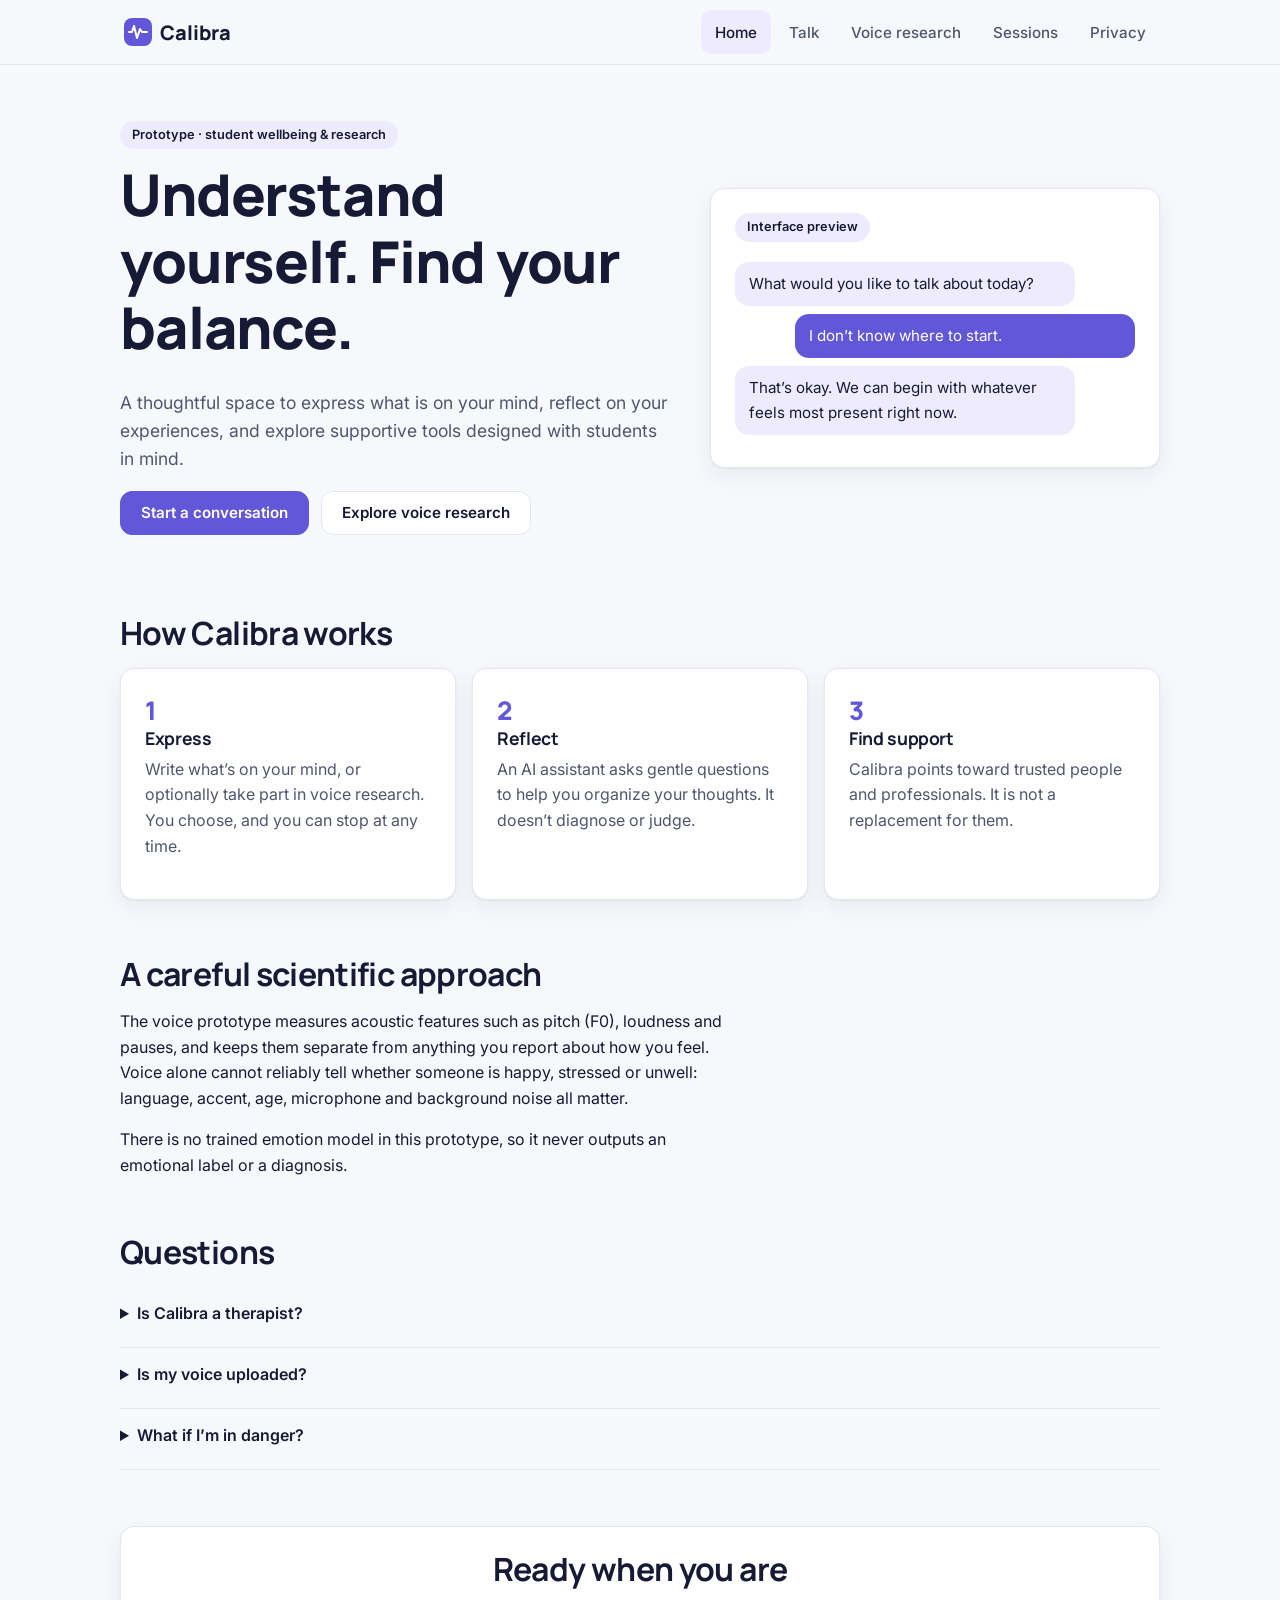
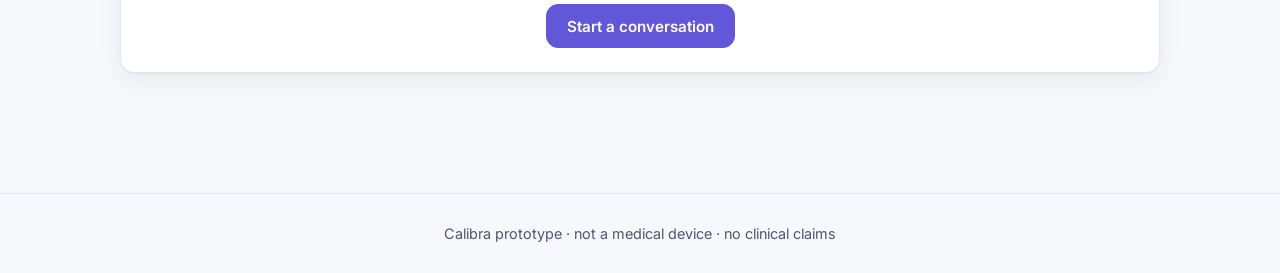
<file: index (1).html>
<!DOCTYPE html>
<html lang="en">
<head>
<meta charset="utf-8">
<meta name="viewport" content="width=device-width, initial-scale=1, viewport-fit=cover">
<title>Calibra</title>
<link rel="stylesheet" href="https://fonts.googleapis.com/css2?family=Inter:wght@400;500;600&family=Manrope:wght@600;700;800&display=swap">
<style>
:root{--bg:#F7F8FC;--surface:#fff;--text:#171A35;--muted:#4F566E;--brand:#6256D9;--brand-ink:#fff;--deep:#292653;--soft:#EEEBFF;--teal:#1F8A7D;--border:#E5E7F0;--ok:#21866B;--warn:#8A5A0F;--err:#B83F4E;--r:14px;--sh:0 1px 2px rgba(23,26,53,.06),0 8px 24px rgba(23,26,53,.06);
box-sizing:border-box;padding-top:env(safe-area-inset-top,0px);padding-bottom:env(safe-area-inset-bottom,0px)}
@media (prefers-color-scheme:dark){:root:not([data-theme="light"]){--bg:#0F1226;--surface:#171B36;--text:#ECEEFA;--muted:#A9AFCB;--brand:#8E84FF;--brand-ink:#0F1226;--deep:#CFCAFF;--soft:#242850;--teal:#4CC4B4;--border:#2A2F55;--ok:#4CC4A0;--warn:#E0B35A;--err:#F08592;color-scheme:dark}}
:root[data-theme="dark"]{--bg:#0F1226;--surface:#171B36;--text:#ECEEFA;--muted:#A9AFCB;--brand:#8E84FF;--brand-ink:#0F1226;--deep:#CFCAFF;--soft:#242850;--teal:#4CC4B4;--border:#2A2F55;--ok:#4CC4A0;--warn:#E0B35A;--err:#F08592;color-scheme:dark}
*{box-sizing:border-box}html{scroll-padding-top:env(safe-area-inset-top,0px)}
body{margin:0;background:var(--bg);color:var(--text);font:400 16px/1.6 Inter,system-ui,sans-serif}
h1,h2,h3{font-family:Manrope,Inter,system-ui,sans-serif;color:var(--text);line-height:1.15;margin:0 0 .5em;letter-spacing:-.02em}
h1{font-size:clamp(2.1rem,6vw,3.6rem);font-weight:800}h2{font-size:clamp(1.5rem,3.5vw,2rem)}h3{font-size:1.1rem}
p{margin:0 0 1em;max-width:62ch}.muted{color:var(--muted)}
a,button,summary{cursor:pointer}:focus-visible{outline:3px solid var(--brand);outline-offset:2px;border-radius:8px}
header{position:sticky;top:env(safe-area-inset-top,0px);z-index:5;background:var(--bg);border-bottom:1px solid var(--border)}
.bar{max-width:1080px;margin:auto;padding:10px 20px;display:flex;align-items:center;gap:16px;justify-content:space-between;flex-wrap:wrap}
.logo{font:800 1.25rem Manrope,sans-serif;color:var(--text);display:flex;gap:8px;align-items:center;background:none;border:0;padding:4px}
nav{display:flex;gap:4px;overflow-x:auto;max-width:100%}
nav button{background:none;border:0;color:var(--muted);font:500 .95rem Inter,sans-serif;padding:10px 14px;min-height:44px;border-radius:10px;white-space:nowrap}
nav button[aria-current="page"]{background:var(--soft);color:var(--text)}nav button:hover{color:var(--text)}
main{max-width:1080px;margin:auto;padding:32px 20px 64px}
section{margin:0 0 56px}.view{display:none}.view.on{display:block;animation:in .25s ease}
@keyframes in{from{opacity:0;transform:translateY(6px)}to{opacity:1;transform:none}}
@media (prefers-reduced-motion:reduce){*{animation:none!important;transition:none!important}}
.btn{display:inline-flex;align-items:center;justify-content:center;gap:8px;min-height:44px;padding:10px 20px;border-radius:12px;border:1px solid var(--border);background:var(--surface);color:var(--text);font:600 .95rem Inter,sans-serif;transition:transform .12s,background .12s}
.btn:active{transform:scale(.98)}.btn.p{background:var(--brand);border-color:var(--brand);color:var(--brand-ink)}.btn:disabled{opacity:.5;cursor:not-allowed}.btn.d{color:var(--err)}
.card{background:var(--surface);border:1px solid var(--border);border-radius:var(--r);padding:24px;box-shadow:var(--sh)}
.hero{display:grid;grid-template-columns:1.1fr .9fr;gap:40px;align-items:center;padding:24px 0}
@media(max-width:820px){.hero{grid-template-columns:1fr}}
.grid3{display:grid;grid-template-columns:repeat(auto-fit,minmax(240px,1fr));gap:16px}
.tag{display:inline-block;background:var(--soft);color:var(--text);border-radius:99px;padding:4px 12px;font-size:.8rem;font-weight:600;margin-bottom:12px}
.n{font:800 1.6rem Manrope;color:var(--brand)}
.pv .m{padding:10px 14px;border-radius:14px;margin:8px 0;max-width:85%;font-size:.95rem}
.m.a{background:var(--soft)}.m.u{background:var(--brand);color:var(--brand-ink);margin-left:auto}
details{border-bottom:1px solid var(--border);padding:14px 0}summary{font-weight:600;min-height:32px}
label{display:block;font-weight:600;font-size:.9rem;margin:0 0 6px}
input,textarea,select{width:100%;font:inherit;color:var(--text);background:var(--surface);border:1px solid var(--border);border-radius:12px;padding:12px 14px;min-height:44px}
.chat{display:flex;flex-direction:column;height:min(72vh,680px);padding:0}
#log{flex:1;overflow-y:auto;padding:20px}
#log .m{padding:12px 16px;border-radius:16px;margin:10px 0;max-width:min(85%,60ch);white-space:pre-wrap}
#log .m.err{background:transparent;border:1px solid var(--err);color:var(--text)}
.comp{display:flex;gap:10px;padding:14px;border-top:1px solid var(--border);align-items:flex-end}
.comp textarea{resize:none;max-height:140px}
.chips{display:flex;flex-wrap:wrap;gap:8px;padding:0 20px 14px}
.chip{background:var(--soft);color:var(--text);border:0;border-radius:99px;padding:10px 14px;min-height:44px;font:500 .9rem Inter}
.note{border-left:4px solid var(--teal);background:var(--soft);padding:12px 16px;border-radius:0 12px 12px 0;font-size:.92rem;margin:0 0 20px}
.rec{display:inline-flex;align-items:center;gap:8px;font-weight:600}
.dot{width:12px;height:12px;border-radius:50%;background:var(--err)}.live .dot{animation:pulse 1.2s infinite}
@keyframes pulse{50%{opacity:.3}}
canvas{width:100%;height:96px;background:var(--soft);border-radius:12px;display:block}
table{width:100%;border-collapse:collapse;font-size:.92rem;font-variant-numeric:tabular-nums}
th,td{text-align:left;padding:10px 8px;border-bottom:1px solid var(--border);vertical-align:top}
.scroll{overflow-x:auto}.row{display:flex;gap:12px;flex-wrap:wrap;align-items:center}
.toast{position:fixed;left:50%;transform:translateX(-50%);bottom:calc(20px + env(safe-area-inset-bottom,0px));background:var(--deep);color:var(--bg);padding:12px 18px;border-radius:12px;z-index:9;max-width:90%}
footer{border-top:1px solid var(--border);padding:28px 20px;text-align:center;color:var(--muted);font-size:.9rem}
</style>
</head>
<body>
<header><div class="bar">
<button class="logo" data-go="home" aria-label="Calibra home"><svg width="28" height="28" viewBox="0 0 28 28" aria-hidden="true"><rect width="28" height="28" rx="8" fill="#6256D9"/><path d="M5 14h3l2-6 3 12 3-9 2 3h5" stroke="#fff" stroke-width="2" fill="none" stroke-linecap="round" stroke-linejoin="round"/></svg>Calibra</button>
<nav aria-label="Main"><button data-go="home">Home</button><button data-go="chat">Talk</button><button data-go="voice">Voice research</button><button data-go="research">Sessions</button><button data-go="privacy">Privacy</button></nav>
</div></header>
<main>

<div class="view" id="v-home">
<section class="hero"><div>
<span class="tag">Prototype · student wellbeing &amp; research</span>
<h1>Understand yourself. Find your balance.</h1>
<p class="muted" style="font-size:1.1rem">A thoughtful space to express what is on your mind, reflect on your experiences, and explore supportive tools designed with students in mind.</p>
<div class="row"><button class="btn p" data-go="chat">Start a conversation</button><button class="btn" data-go="voice">Explore voice research</button></div>
</div>
<div class="card pv" aria-label="Interface preview, not a real conversation"><span class="tag">Interface preview</span>
<div class="m a">What would you like to talk about today?</div><div class="m u">I don’t know where to start.</div><div class="m a">That’s okay. We can begin with whatever feels most present right now.</div></div></section>

<section><h2>How Calibra works</h2><div class="grid3">
<div class="card"><div class="n">1</div><h3>Express</h3><p class="muted">Write what’s on your mind, or optionally take part in voice research. You choose, and you can stop at any time.</p></div>
<div class="card"><div class="n">2</div><h3>Reflect</h3><p class="muted">An AI assistant asks gentle questions to help you organize your thoughts. It doesn’t diagnose or judge.</p></div>
<div class="card"><div class="n">3</div><h3>Find support</h3><p class="muted">Calibra points toward trusted people and professionals. It is not a replacement for them.</p></div></div></section>

<section><h2>A careful scientific approach</h2>
<p>The voice prototype measures acoustic features such as pitch (F0), loudness and pauses, and keeps them separate from anything you report about how you feel. Voice alone cannot reliably tell whether someone is happy, stressed or unwell: language, accent, age, microphone and background noise all matter.</p>
<p>There is no trained emotion model in this prototype, so it never outputs an emotional label or a diagnosis.</p></section>

<section><h2>Questions</h2>
<details><summary>Is Calibra a therapist?</summary><p class="muted">No. It cannot diagnose or treat anything, and it is not a substitute for a professional or someone you trust.</p></details>
<details><summary>Is my voice uploaded?</summary><p class="muted">In this prototype, recordings are analyzed in your browser and are not uploaded. Closing the page discards them.</p></details>
<details><summary>What if I’m in danger?</summary><p class="muted">Contact your local emergency services or a trusted adult right away. Calibra can’t respond to emergencies.</p></details></section>
<section class="card" style="text-align:center"><h2>Ready when you are</h2><button class="btn p" data-go="chat">Start a conversation</button></section>
</div>

<div class="view" id="v-chat">
<h2>Talk</h2>
<p class="note">Calibra is an AI assistant, not a person or a therapist. If you are in immediate danger, contact local emergency services or a trusted adult.</p>
<div class="card chat">
<div id="log" role="log" aria-live="polite" aria-label="Conversation"><p class="muted" id="empty">Nothing here yet. Choose a starter or write your own message.</p></div>
<div class="chips" id="chips"></div>
<form class="comp" id="cf"><div style="flex:1"><label for="msg" class="sr" style="position:absolute;left:-9999px">Your message</label><textarea id="msg" rows="1" maxlength="2000" placeholder="Write here. Enter to send, Shift+Enter for a new line."></textarea></div>
<button type="button" class="btn" id="stop" hidden>Stop</button><button class="btn p" id="send" type="submit">Send</button></form>
</div>
<div style="margin-top:12px"><button class="btn d" id="clr">New conversation</button></div>
</div>

<div class="view" id="v-voice">
<h2>Voice research</h2>
<p class="muted">An optional, experimental workflow. Nothing records until you press the button.</p>
<div class="card" id="consent"><h3>Before you start</h3>
<p>If you continue, your browser will ask for microphone access and record a short clip. The recording is analyzed on this device and is <strong>not uploaded</strong>. Only the numbers computed below are kept, and only until you close this page. You can cancel at any time.</p>
<p class="muted">If you are under 18, check that your school or research supervisor has approved participation. This prototype has no ethics approval of its own.</p>
<label style="display:flex;gap:10px;font-weight:500"><input type="checkbox" id="ok" style="width:24px;min-height:24px"> I understand and agree to record a short clip.</label>
<div style="margin-top:16px"><label for="self">How do you feel right now? (optional)</label>
<select id="self"><option value="">Prefer not to say</option><option>Calm</option><option>Tired</option><option>Stressed</option><option>Happy</option><option>Low</option><option>Other / mixed</option></select></div>
<div class="row" style="margin-top:16px"><button class="btn p" id="rb" disabled>Start recording</button><button class="btn" id="sb" hidden>Stop &amp; analyze</button><button class="btn d" id="cb" hidden>Cancel</button>
<span class="rec" id="rs" hidden role="status"><span class="dot"></span><span id="rt">Microphone on · 0:00</span></span></div>
<p class="muted" style="margin-top:12px">Tip: read a sentence aloud for 5–15 seconds in a quiet room.</p></div>
<div class="card" id="res" hidden style="margin-top:20px"><h3>Result</h3>
<canvas id="wf" role="img" aria-label="Waveform drawn from the recorded audio samples"></canvas>
<audio id="au" controls style="width:100%;margin:12px 0"></audio>
<div class="scroll"><table><caption class="muted" style="text-align:left;padding-bottom:6px">Derived acoustic features (measured, not interpreted)</caption><thead><tr><th>Feature</th><th>Value</th><th>Method</th></tr></thead><tbody id="ft"></tbody></table></div>
<p class="note" style="margin-top:16px">No emotion or health prediction is shown. No trained model exists in this prototype, and pitch alone is not evidence of emotional state.</p>
<div class="row"><button class="btn" id="again">Record again</button><button class="btn d" id="disc">Discard</button></div></div>
</div>

<div class="view" id="v-research">
<h2>Sessions</h2>
<p class="muted">Each row is one real recording from this browser session. Categories are kept apart: measured features, your self-report, and model predictions.</p>
<div class="card"><div id="se"><p class="muted">No sessions yet. Record one in Voice research.</p></div></div>
<h3 style="margin-top:24px">Method notes</h3>
<p class="muted">F0 is estimated per 40 ms frame by autocorrelation over 75–400 Hz, on frames with enough energy and a clear periodic peak. Loudness is relative to digital full scale (dBFS), not calibrated sound pressure. The signal-to-noise figure is a rough estimate from the quietest frames. Short or noisy clips give unreliable values, and the tool says so.</p>
</div>

<div class="view" id="v-privacy">
<h2>Privacy &amp; limits</h2>
<div class="grid3">
<div class="card"><h3>Voice</h3><p class="muted">Analyzed locally in your browser. Not uploaded. Discard removes the clip immediately.</p></div>
<div class="card"><h3>Chat</h3><p class="muted">Messages are sent to Calibra’s backend (a Cloudflare Worker), which forwards them to Google’s Gemini API to generate a reply. This page stores nothing. What the backend and provider log or keep depends on their own settings, so don’t promise confidentiality until that is documented.</p></div>
<div class="card"><h3>AI limits</h3><p class="muted">The assistant can be wrong, can’t diagnose, and can’t handle emergencies.</p></div></div>
</div>
</main>
<footer>Calibra prototype · not a medical device · no clinical claims</footer>
<div class="toast" id="toast" role="status" hidden></div>

<script>
const $=s=>document.querySelector(s),$$=s=>[...document.querySelectorAll(s)];
function toast(t){const e=$("#toast");e.textContent=t;e.hidden=false;clearTimeout(toast.t);toast.t=setTimeout(()=>e.hidden=true,3500)}
function go(v){if(!$("#v-"+v))v="home";$$(".view").forEach(e=>e.classList.toggle("on",e.id==="v-"+v));$$("nav button").forEach(b=>b.toggleAttribute("aria-current",b.dataset.go===v)||(b.dataset.go===v?b.setAttribute("aria-current","page"):b.removeAttribute("aria-current")));$$("nav button").forEach(b=>b.dataset.go===v?b.setAttribute("aria-current","page"):b.removeAttribute("aria-current"));if(location.hash!=="#"+v)location.hash=v;scrollTo(0,0)}
document.addEventListener("click",e=>{const b=e.target.closest("[data-go]");if(b)go(b.dataset.go)});
addEventListener("hashchange",()=>go(location.hash.slice(1)||"home"));

/* ---------- Chat ---------- */
const WORKER_URL="https://calibra-ai-backend.mostafahammad-25-3.workers.dev";
let history=[],busy=false,ctl=null,last="";
const log=$("#log"),msg=$("#msg");
["I want to talk about something on my mind.","Help me organize my thoughts.","I’m feeling overwhelmed by school.","I don’t know where to start."].forEach(t=>{const b=document.createElement("button");b.type="button";b.className="chip";b.textContent=t;b.onclick=()=>{msg.value=t;send()};$("#chips").append(b)});
function add(c,t){const e=$("#empty");if(e)e.remove();const d=document.createElement("div");d.className="m "+c;d.textContent=t;log.append(d);log.scrollTop=log.scrollHeight;return d}
function setBusy(b){busy=b;$("#send").disabled=b;$("#stop").hidden=!b}
async function send(text){
 if(busy)return;const t=(text||msg.value).trim();if(!t)return;
 const url=WORKER_URL.replace(/\/+$/,"")+"/api/chat";
 add("u",t);msg.value="";msg.style.height="";last=t;
 setBusy(true);const w=add("a","…");ctl=new AbortController();const to=setTimeout(()=>ctl.abort(),30000);
 try{const r=await fetch(url,{method:"POST",headers:{"Content-Type":"application/json"},body:JSON.stringify({message:t,history:history.slice(-20)}),signal:ctl.signal});
  if(!r.ok)throw new Error(r.status===429?"Too many requests. Please wait a moment.":"The server returned an error ("+r.status+").");
  const j=await r.json();if(typeof j.reply!=="string")throw new Error("The server sent an unexpected response.");
  history.push({role:"user",text:t},{role:"model",text:j.reply});w.textContent=j.reply}
 catch(e){w.className="m a err";w.textContent=e.name==="AbortError"?"Stopped or timed out.":(e.message&&!/fetch/i.test(e.message)?e.message:"Couldn’t reach the server.");msg.value=t;retry(w,t)}
 finally{clearTimeout(to);setBusy(false)}}
function retry(el,t){const b=document.createElement("button");b.className="btn";b.style.marginTop="8px";b.textContent="Retry";b.onclick=()=>{el.remove();b.remove();msg.value="";const u=[...log.querySelectorAll(".m.u")].pop();if(u&&u.textContent===t)u.remove();send(t)};el.append(document.createElement("br"),b)}
$("#cf").onsubmit=e=>{e.preventDefault();send()};
msg.onkeydown=e=>{if(e.key==="Enter"&&!e.shiftKey){e.preventDefault();send()}};
msg.oninput=()=>{msg.style.height="auto";msg.style.height=msg.scrollHeight+"px"};
$("#stop").onclick=()=>ctl&&ctl.abort();
$("#clr").onclick=()=>{if(log.querySelector(".m")&&!confirm("Clear this conversation from the screen?"))return;log.innerHTML='<p class="muted" id="empty">Nothing here yet. Choose a starter or write your own message.</p>';history=[]};

/* ---------- Voice ---------- */
let rec,chunks=[],stream,tick,t0,cancelled=false,sessions=[];
$("#ok").onchange=e=>$("#rb").disabled=!e.target.checked;
const fmt=s=>Math.floor(s/60)+":"+String(Math.floor(s%60)).padStart(2,"0");
function ui(on){$("#rb").hidden=on;$("#sb").hidden=!on;$("#cb").hidden=!on;$("#rs").hidden=!on;$("#rs").classList.toggle("live",on)}
$("#rb").onclick=async()=>{
 if(!navigator.mediaDevices||!window.MediaRecorder){toast("This browser can’t record audio.");return}
 try{stream=await navigator.mediaDevices.getUserMedia({audio:{echoCancellation:false,noiseSuppression:false,autoGainControl:false}})}
 catch(e){toast(e.name==="NotAllowedError"?"Microphone permission was denied. You can allow it in your browser settings.":"No microphone could be opened.");return}
 chunks=[];cancelled=false;rec=new MediaRecorder(stream);rec.ondataavailable=e=>e.data.size&&chunks.push(e.data);
 rec.onstop=finish;rec.start();t0=Date.now();ui(true);$("#res").hidden=true;
 tick=setInterval(()=>{$("#rt").textContent="Microphone on · "+fmt((Date.now()-t0)/1000);if(Date.now()-t0>60000)$("#sb").click()},250)};
function halt(){clearInterval(tick);ui(false);stream&&stream.getTracks().forEach(t=>t.stop())}
$("#sb").onclick=()=>{halt();rec.stop()};
$("#cb").onclick=()=>{cancelled=true;halt();rec.stop();toast("Recording cancelled and discarded.")};
$("#disc").onclick=()=>{$("#res").hidden=true;$("#au").removeAttribute("src");toast("Recording discarded.")};
$("#again").onclick=()=>{$("#res").hidden=true;scrollTo(0,0)};
async function finish(){
 if(cancelled)return;const blob=new Blob(chunks,{type:rec.mimeType});$("#au").src=URL.createObjectURL(blob);
 try{const ac=new (window.AudioContext||window.webkitAudioContext)();const buf=await ac.decodeAudioData(await blob.arrayBuffer());ac.close();
  const x=buf.getChannelData(0),f=analyze(x,buf.sampleRate);draw(x);show(f);
  sessions.push({at:new Date(),self:$("#self").value||"not given",f});renderSessions()}
 catch(e){toast("Couldn’t analyze this recording. Please try again.")}}
const db=v=>v>0?20*Math.log10(v):-Infinity,f1=(v,d=1)=>isFinite(v)?v.toFixed(d):"n/a";
function analyze(x,sr){
 const dur=x.length/sr,fl=Math.round(.04*sr),hop=Math.round(.02*sr),fr=[];let clip=0,pk=0;
 for(let i=0;i<x.length;i++){const a=Math.abs(x[i]);if(a>pk)pk=a;if(a>=.99)clip++}
 const d=Math.max(1,Math.floor(sr/11000)),sr2=sr/d,fl2=Math.round(fl/d),hop2=Math.round(hop/d);
 const y=new Float32Array(Math.floor(x.length/d));for(let i=0;i<y.length;i++){let s=0;for(let k=0;k<d;k++)s+=x[i*d+k];y[i]=s/d}
 for(let s=0;s+fl2<=y.length;s+=hop2){let e=0;for(let i=0;i<fl2;i++)e+=y[s+i]**2;fr.push({s,r:Math.sqrt(e/fl2)})}
 const rs=fr.map(o=>o.r).sort((a,b)=>a-b),noise=rs[Math.floor(rs.length*.1)]||0,thr=Math.max(noise*3,.01);
 const act=fr.filter(o=>o.r>thr),f0=[],lo=Math.floor(sr2/400),hi=Math.ceil(sr2/75);
 for(const o of act){let m=0;for(let i=0;i<fl2;i++)m+=y[o.s+i]**2;let best=0,bl=0;
  for(let l=lo;l<=hi&&l<fl2;l++){let c=0;for(let i=0;i+l<fl2;i++)c+=y[o.s+i]*y[o.s+i+l];if(c>best){best=c;bl=l}}
  if(bl&&best/m>.5)f0.push(sr2/bl)}
 f0.sort((a,b)=>a-b);const mean=f0.reduce((a,b)=>a+b,0)/(f0.length||1),sd=Math.sqrt(f0.reduce((a,b)=>a+(b-mean)**2,0)/(f0.length||1));
 const aR=act.length?Math.sqrt(act.reduce((a,o)=>a+o.r**2,0)/act.length):0;
 return{dur,act:act.length/(fr.length||1),pk:db(pk),rms:db(aR),clip:100*clip/x.length,snr:noise>0&&aR>0?db(aR)-db(noise):NaN,nv:f0.length,med:f0[Math.floor(f0.length/2)],min:f0[0],max:f0[f0.length-1],sd,warn:[dur<3&&"Clip is very short.",clip>x.length*.001&&"Clipping detected.",aR<.01&&"Very quiet signal.",f0.length<10&&"Too few voiced frames for a reliable F0."].filter(Boolean)}}
function show(f){const ok=f.nv>=10,R=[["Duration",f1(f.dur)+" s","Decoded sample count ÷ sample rate"],["Active-speech share",f1(f.act*100,0)+" %","Frames above a noise-relative energy threshold"],["Mean level (active)",f1(f.rms)+" dBFS","RMS, relative to full scale"],["Peak",f1(f.pk)+" dBFS","Maximum absolute sample"],["Clipped samples",f1(f.clip,2)+" %","Samples at ≥ 0.99 full scale"],["Signal-to-noise (rough)",f1(f.snr)+" dB","Active RMS vs. quietest 10% of frames"],["Voiced frames",f.nv,"Autocorrelation peak > 0.5"],["F0 median",ok?f1(f.med)+" Hz":"n/a","Autocorrelation, 75–400 Hz"],["F0 range",ok?f1(f.min,0)+"–"+f1(f.max,0)+" Hz":"n/a","Min–max of voiced frames"],["F0 variability (SD)",ok?f1(f.sd)+" Hz":"n/a","Standard deviation, voiced frames"]];
 $("#ft").innerHTML=R.map(r=>`<tr><td>${r[0]}</td><td><strong>${r[1]}</strong></td><td class="muted">${r[2]}</td></tr>`).join("")+(f.warn.length?`<tr><td colspan="3" style="color:var(--warn)">Quality warnings: ${f.warn.join(" ")}</td></tr>`:"");$("#res").hidden=false}
function draw(x){const c=$("#wf"),r=devicePixelRatio||1;c.width=c.clientWidth*r;c.height=96*r;const g=c.getContext("2d");g.scale(r,r);const w=c.clientWidth,step=Math.max(1,Math.floor(x.length/w));g.strokeStyle=getComputedStyle(document.documentElement).getPropertyValue("--brand")||"#6256D9";g.lineWidth=1.5;g.beginPath();
 for(let i=0;i<w;i++){let mn=1,mx=-1;for(let k=0;k<step;k++){const v=x[i*step+k]||0;if(v<mn)mn=v;if(v>mx)mx=v}g.moveTo(i,48-mx*46);g.lineTo(i,48-mn*46)}g.stroke()}
function renderSessions(){const e=$("#se");if(!sessions.length){e.innerHTML='<p class="muted">No sessions yet. Record one in Voice research.</p>';return}
 e.innerHTML='<div class="scroll"><table><thead><tr><th>Time</th><th>Self-report</th><th>Duration</th><th>F0 median</th><th>F0 SD</th><th>SNR</th><th>Model prediction</th></tr></thead><tbody>'+sessions.map(s=>`<tr><td>${s.at.toLocaleTimeString()}</td><td>${s.self}</td><td>${f1(s.f.dur)} s</td><td>${s.f.nv>=10?f1(s.f.med)+" Hz":"n/a"}</td><td>${s.f.nv>=10?f1(s.f.sd)+" Hz":"n/a"}</td><td>${f1(s.f.snr)} dB</td><td class="muted">Unavailable (no trained model)</td></tr>`).join("")+"</tbody></table></div>"}
go(location.hash.slice(1)||"home");
</script>
</body>
</html>
</file>
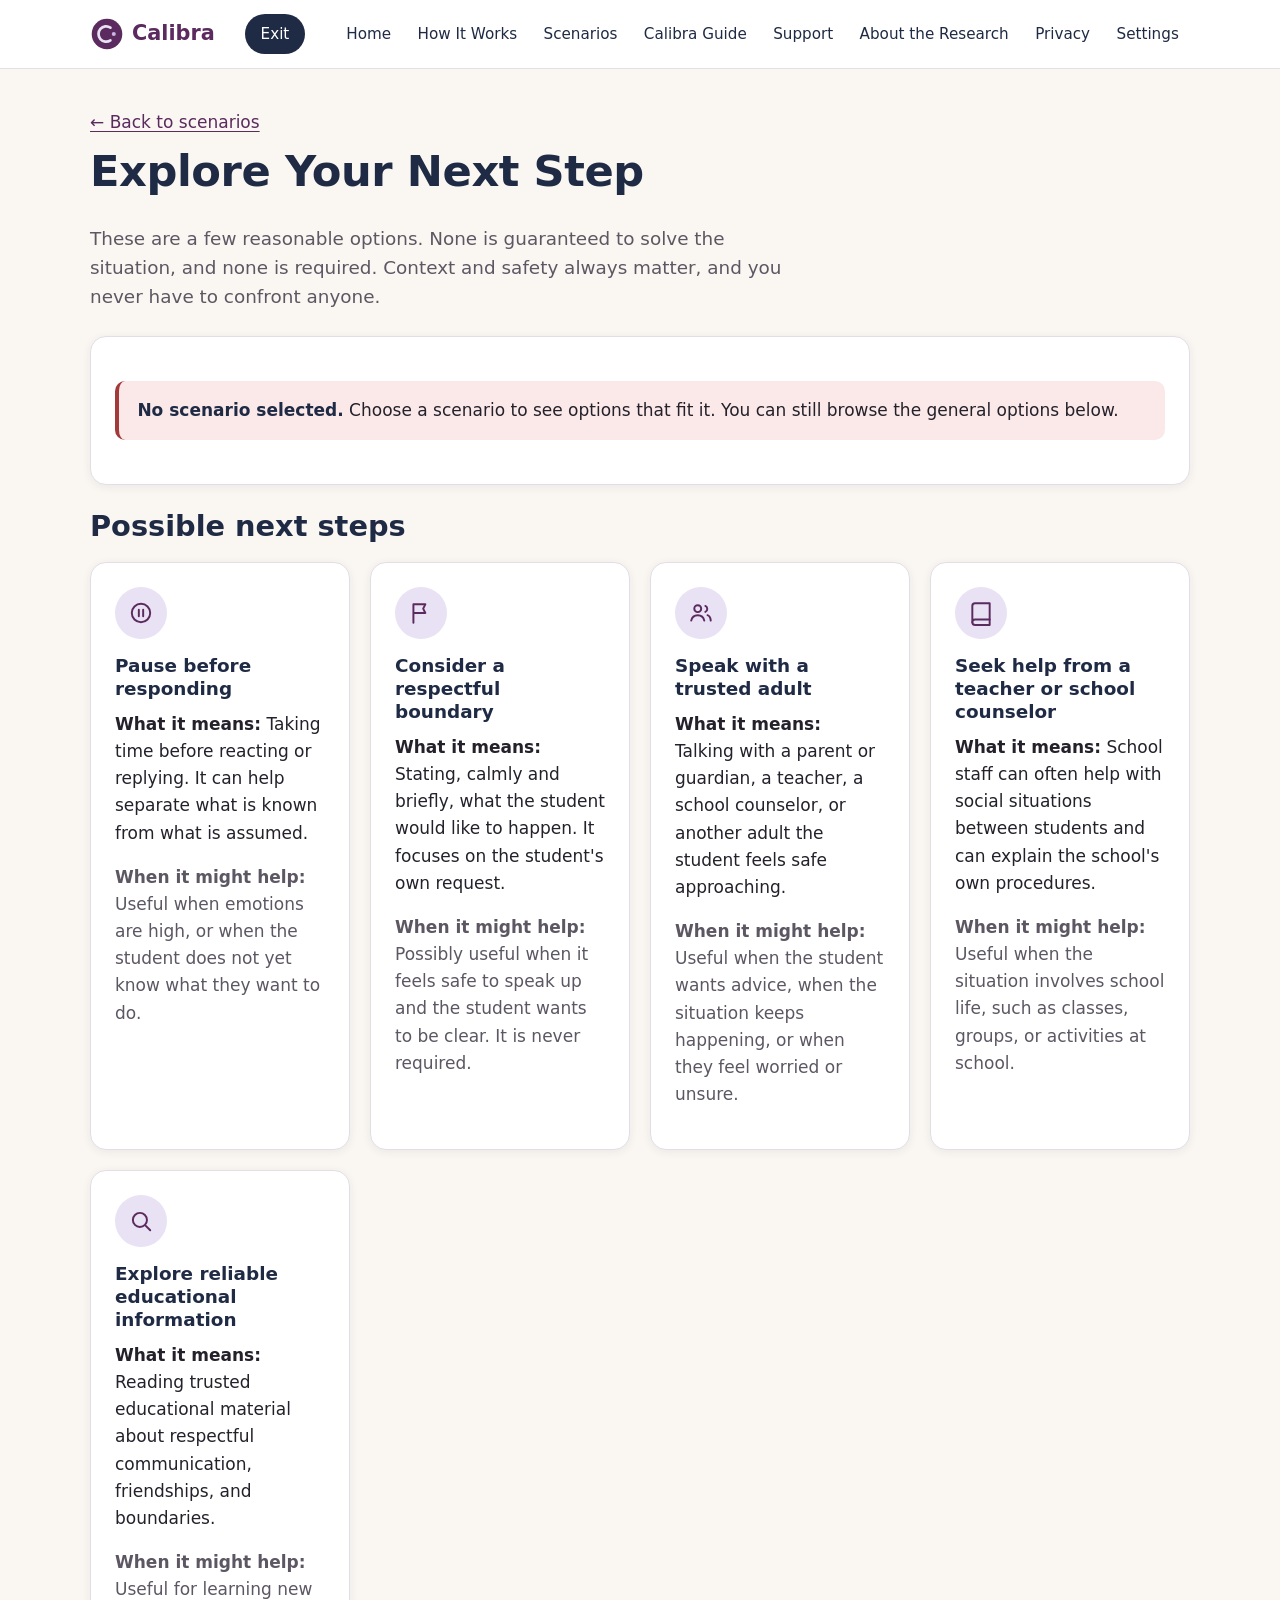
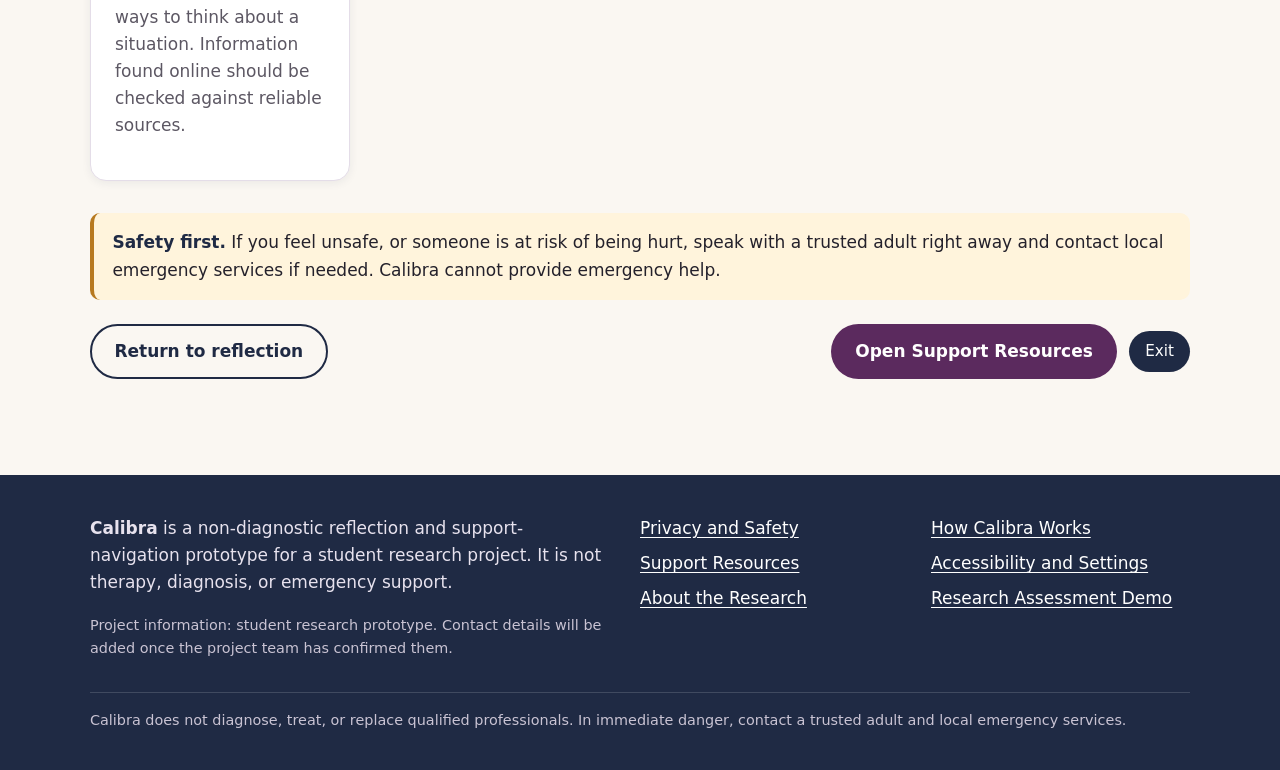
<file: next-steps.html>
<!doctype html>
<html lang="en">
<head>
  <meta charset="utf-8">
  <meta name="viewport" content="width=device-width, initial-scale=1">
  <title>Explore Your Next Step — Calibra</title>
  <link rel="stylesheet" href="css/styles.css">
</head>
<body>
  <div id="site-header-mount"></div>
  <main id="main" tabindex="-1">
    <div class="container">
      <p class="muted" style="margin-bottom:.5rem"><a href="scenarios.html">← Back to scenarios</a></p>
      <h1>Explore Your Next Step</h1>
      <p class="lead">These are a few reasonable options. None is guaranteed to solve the situation, and none is required. Context and safety always matter, and you never have to confront anyone.</p>

      <div id="next-summary" class="card" style="margin:1.5rem 0" aria-live="polite"></div>

      <h2>Possible next steps</h2>
      <div id="next-grid" class="grid grid-3"></div>

      <div class="notice" role="note" style="margin-top:2rem">
        <strong>Safety first.</strong> If you feel unsafe, or someone is at risk of being hurt, speak with a trusted adult right away and contact local emergency services if needed. Calibra cannot provide emergency help.
      </div>

      <div class="btn-row">
        <a id="back-reflect" class="btn btn-secondary" href="scenarios.html">Return to reflection</a>
        <span class="spacer"></span>
        <a class="btn btn-primary" href="support.html">Open Support Resources</a>
        <button class="exit-btn" type="button" data-exit="true">Exit</button>
      </div>
    </div>
  </main>
  <div id="site-footer-mount"></div>
  <script src="js/config.js"></script>
  <script src="js/shared.js"></script>
  <script src="js/scenarios.js"></script>
  <script>
    (function () {
      var scenario = (window.CALIBRA_SCENARIOS || []).filter(function (s) { return s.id === CalibraUI.getParam("scenario"); })[0];
      var summary = document.getElementById("next-summary");
      var grid = document.getElementById("next-grid");
      var backLink = document.getElementById("back-reflect");

      if (!scenario) {
        summary.innerHTML = '<div class="notice notice-error" role="alert"><strong>No scenario selected.</strong> Choose a scenario to see options that fit it. You can still browse the general options below.</div>';
        backLink.href = "scenarios.html";
      } else {
        backLink.href = CalibraUI.link("reflect.html", { scenario: scenario.id, step: 4 });
        var response = scenario.responses.filter(function (r) { return r.id === CalibraUI.getParam("response"); })[0];
        var next = (window.CALIBRA_NEXT_STEPS || []).filter(function (n) { return n.id === CalibraUI.getParam("next"); })[0];
        summary.innerHTML = "<h2 style=\"font-size:1.2rem\">" + scenario.title + "</h2>" +
          "<p class=\"muted\" style=\"margin-bottom:.5rem\">You chose to explore:</p>" +
          "<ul style=\"margin:0 0 0 1.1rem\">" +
          "<li><strong>Response:</strong> " + (response ? response.text : "No response was chosen.") + "</li>" +
          "<li><strong>Next step:</strong> " + (next ? next.title : "No next step was chosen.") + "</li></ul>" +
          "<p class=\"muted\" style=\"font-size:.92rem;margin:.75rem 0 0\">This is only a reflection. It is not a recommendation, a judgement, or an assessment.</p>";
      }

      if (!window.CALIBRA_NEXT_STEPS) {
        grid.innerHTML = '<p class="error-msg" role="alert">These options could not be loaded.</p>';
        return;
      }
      grid.innerHTML = CALIBRA_NEXT_STEPS.map(function (n) {
        var chosen = CalibraUI.getParam("next") === n.id;
        return '<article class="card" aria-labelledby="ns-' + n.id + '"' + (chosen ? ' style="border-color:var(--plum);border-width:2px"' : "") + ">" +
          '<div class="icon-circle" aria-hidden="true">' + CalibraUI.icon(n.icon) + "</div>" +
          '<h3 id="ns-' + n.id + '">' + n.title + "</h3>" +
          (chosen ? '<p><span class="badge">You explored this</span></p>' : "") +
          "<p><strong>What it means:</strong> " + n.explain + "</p>" +
          "<p class=\"muted\"><strong>When it might help:</strong> " + n.useful + "</p>" +
          "</article>";
      }).join("");
    })();
  </script>
</body>
</html>
</file>
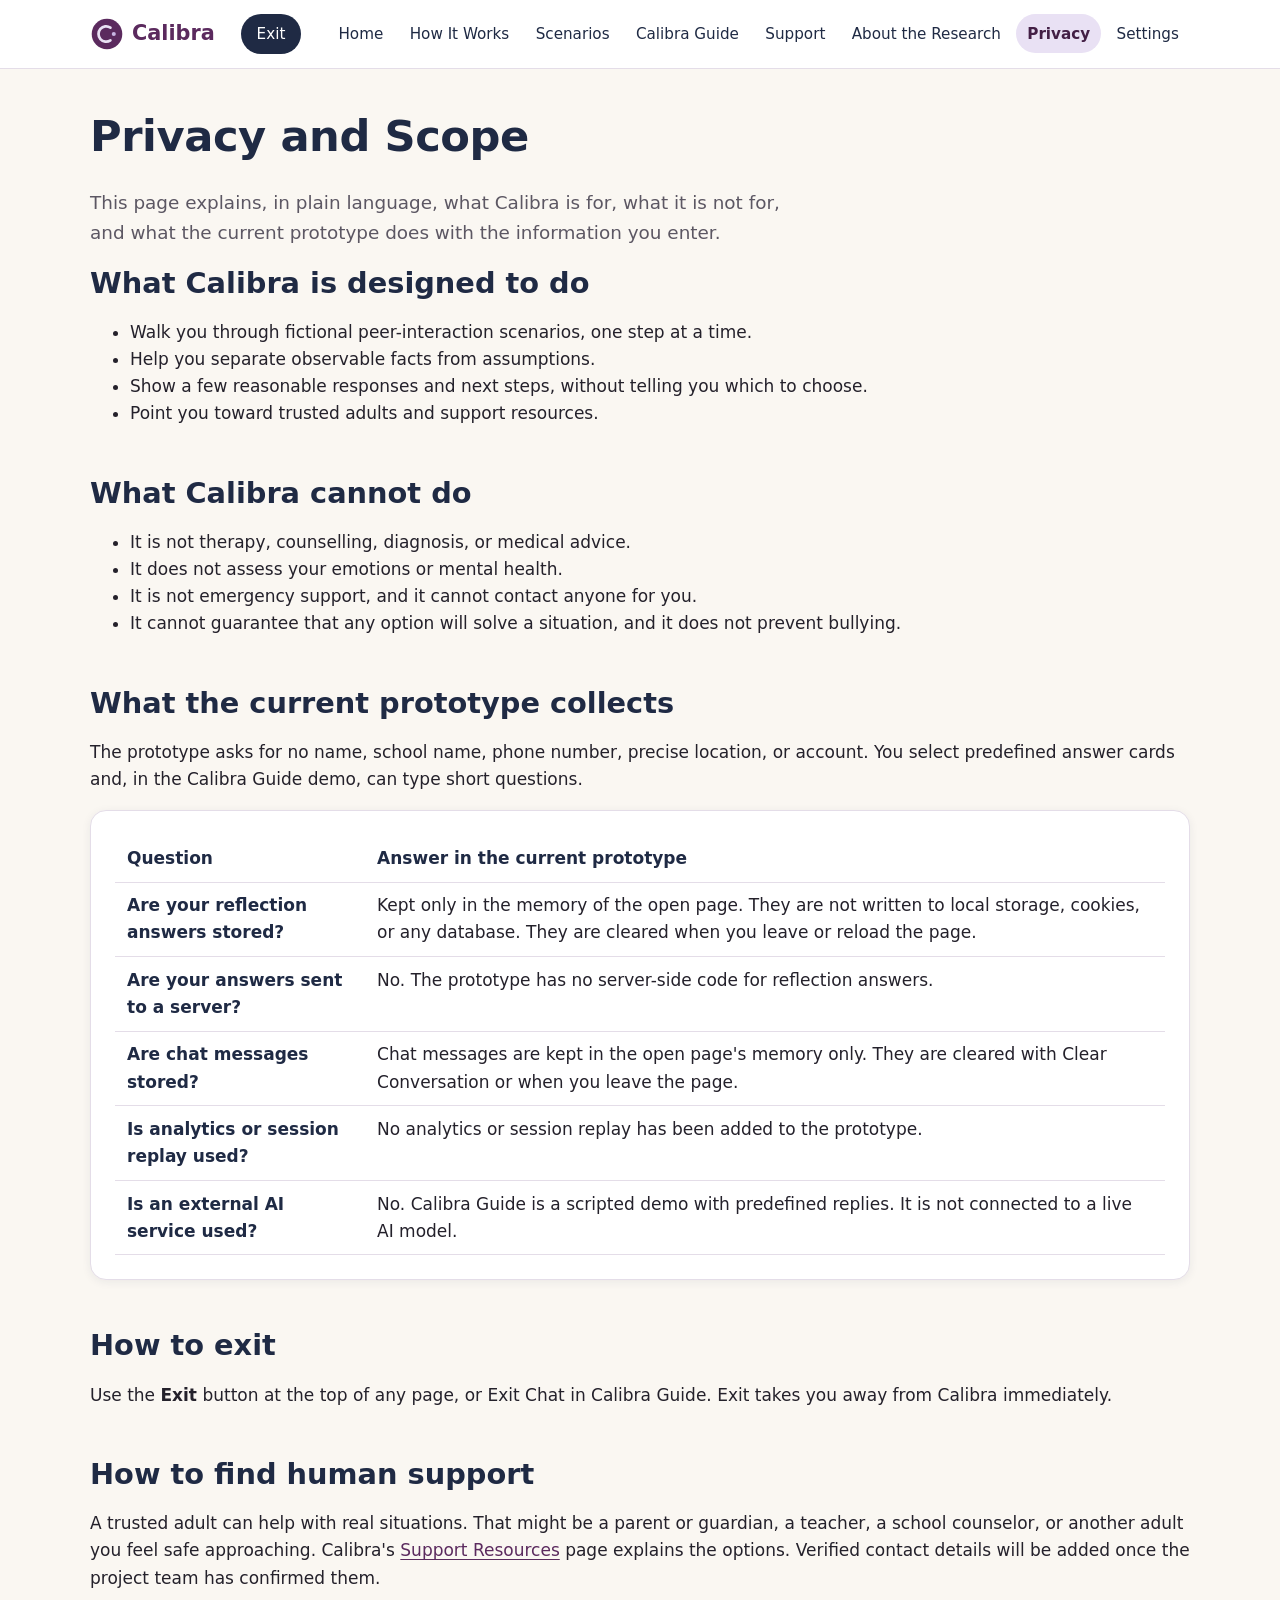
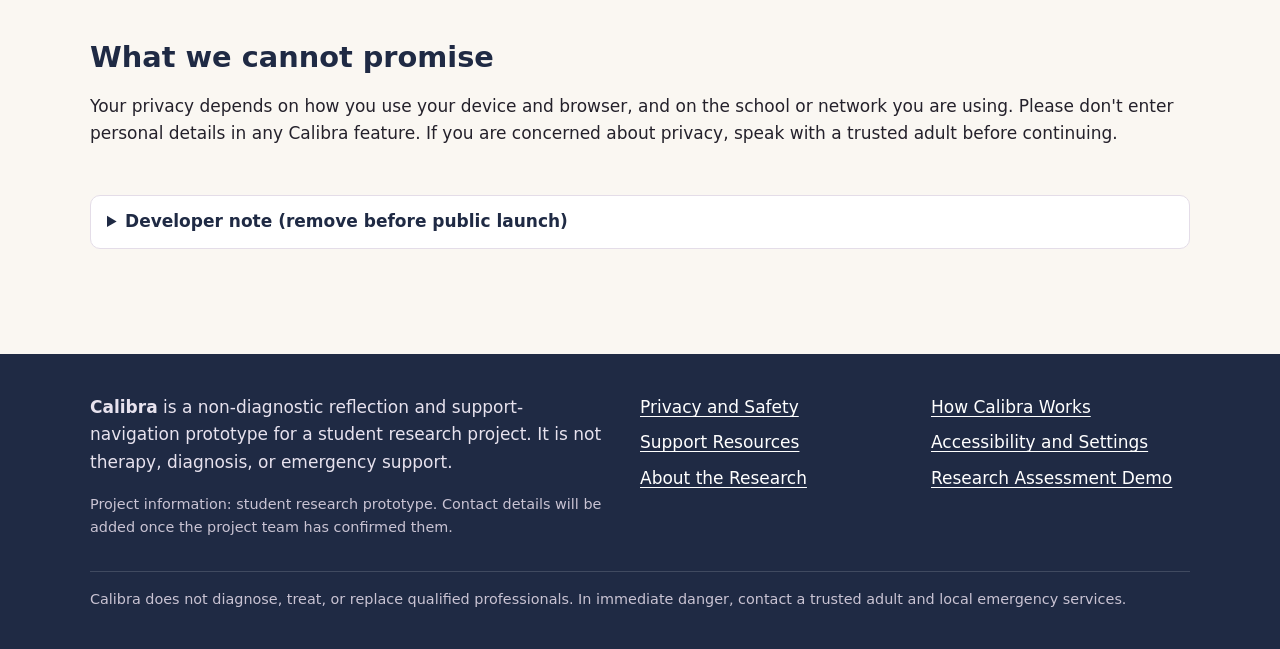
<file: privacy.html>
<!doctype html>
<html lang="en">
<head>
  <meta charset="utf-8">
  <meta name="viewport" content="width=device-width, initial-scale=1">
  <title>Privacy and Scope — Calibra</title>
  <link rel="stylesheet" href="css/styles.css">
</head>
<body>
  <div id="site-header-mount"></div>
  <main id="main" tabindex="-1">
    <div class="container">
      <h1>Privacy and Scope</h1>
      <p class="lead">This page explains, in plain language, what Calibra is for, what it is not for, and what the current prototype does with the information you enter.</p>

      <section aria-labelledby="designed-title">
        <h2 id="designed-title">What Calibra is designed to do</h2>
        <ul>
          <li>Walk you through fictional peer-interaction scenarios, one step at a time.</li>
          <li>Help you separate observable facts from assumptions.</li>
          <li>Show a few reasonable responses and next steps, without telling you which to choose.</li>
          <li>Point you toward trusted adults and support resources.</li>
        </ul>
      </section>

      <section aria-labelledby="cannot-title">
        <h2 id="cannot-title">What Calibra cannot do</h2>
        <ul>
          <li>It is not therapy, counselling, diagnosis, or medical advice.</li>
          <li>It does not assess your emotions or mental health.</li>
          <li>It is not emergency support, and it cannot contact anyone for you.</li>
          <li>It cannot guarantee that any option will solve a situation, and it does not prevent bullying.</li>
        </ul>
      </section>

      <section aria-labelledby="collect-title">
        <h2 id="collect-title">What the current prototype collects</h2>
        <p>The prototype asks for no name, school name, phone number, precise location, or account. You select predefined answer cards and, in the Calibra Guide demo, can type short questions.</p>
        <div class="card">
          <table>
            <thead><tr><th scope="col">Question</th><th scope="col">Answer in the current prototype</th></tr></thead>
            <tbody>
              <tr><th scope="row">Are your reflection answers stored?</th><td>Kept only in the memory of the open page. They are not written to local storage, cookies, or any database. They are cleared when you leave or reload the page.</td></tr>
              <tr><th scope="row">Are your answers sent to a server?</th><td>No. The prototype has no server-side code for reflection answers.</td></tr>
              <tr><th scope="row">Are chat messages stored?</th><td>Chat messages are kept in the open page's memory only. They are cleared with Clear Conversation or when you leave the page.</td></tr>
              <tr><th scope="row">Is analytics or session replay used?</th><td>No analytics or session replay has been added to the prototype.</td></tr>
              <tr><th scope="row">Is an external AI service used?</th><td>No. Calibra Guide is a scripted demo with predefined replies. It is not connected to a live AI model.</td></tr>
            </tbody>
          </table>
        </div>
      </section>

      <section aria-labelledby="exit-title">
        <h2 id="exit-title">How to exit</h2>
        <p>Use the <strong>Exit</strong> button at the top of any page, or Exit Chat in Calibra Guide. Exit takes you away from Calibra immediately.</p>
      </section>

      <section aria-labelledby="support-title">
        <h2 id="support-title">How to find human support</h2>
        <p>A trusted adult can help with real situations. That might be a parent or guardian, a teacher, a school counselor, or another adult you feel safe approaching. Calibra's <a href="support.html">Support Resources</a> page explains the options. Verified contact details will be added once the project team has confirmed them.</p>
      </section>

      <section aria-labelledby="limits-privacy-title">
        <h2 id="limits-privacy-title">What we cannot promise</h2>
        <p>Your privacy depends on how you use your device and browser, and on the school or network you are using. Please don't enter personal details in any Calibra feature. If you are concerned about privacy, speak with a trusted adult before continuing.</p>
      </section>

      <details>
        <summary>Developer note (remove before public launch)</summary>
        <p class="muted" style="margin-top:.5rem">Every statement on this page must be checked against the actual implementation before launch. In particular: confirm there is no storage, analytics, session replay, or server transmission; confirm the chatbot is still a scripted demo; and confirm the Exit destination in <code>js/config.js</code>. Do not change these statements to claims like "100% private", "fully anonymous", or "nothing is stored" unless independently verified.</p>
      </details>
    </div>
  </main>
  <div id="site-footer-mount"></div>
  <script src="js/config.js"></script>
  <script src="js/shared.js"></script>
</body>
</html>
</file>
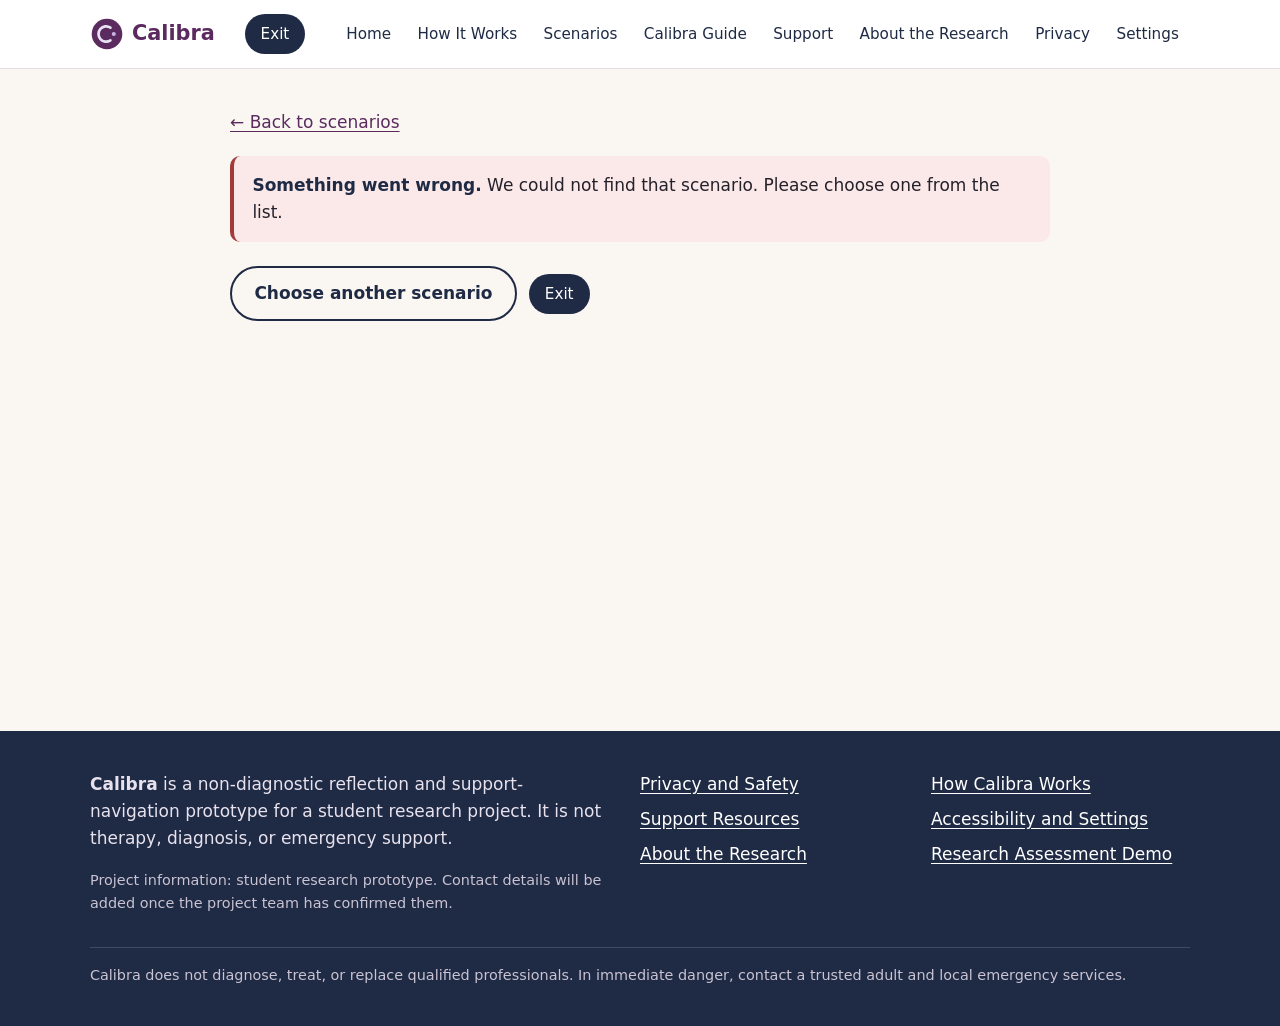
<file: reflect.html>
<!doctype html>
<html lang="en">
<head>
  <meta charset="utf-8">
  <meta name="viewport" content="width=device-width, initial-scale=1">
  <title>Guided Reflection — Calibra</title>
  <link rel="stylesheet" href="css/styles.css">
</head>
<body>
  <div id="site-header-mount"></div>
  <main id="main" tabindex="-1">
    <div class="container" style="max-width:820px">
      <p class="muted" style="margin-bottom:.5rem"><a href="scenarios.html">← Back to scenarios</a></p>
      <div id="reflect-root" class="fade-in" aria-live="off">
        <p class="muted">Loading your scenario…</p>
      </div>
      <noscript><p class="notice">JavaScript is needed to run the guided reflection in this prototype.</p></noscript>
    </div>
  </main>
  <div id="site-footer-mount"></div>
  <script src="js/config.js"></script>
  <script src="js/shared.js"></script>
  <script src="js/scenarios.js"></script>
  <script src="js/reflect.js"></script>
</body>
</html>
</file>
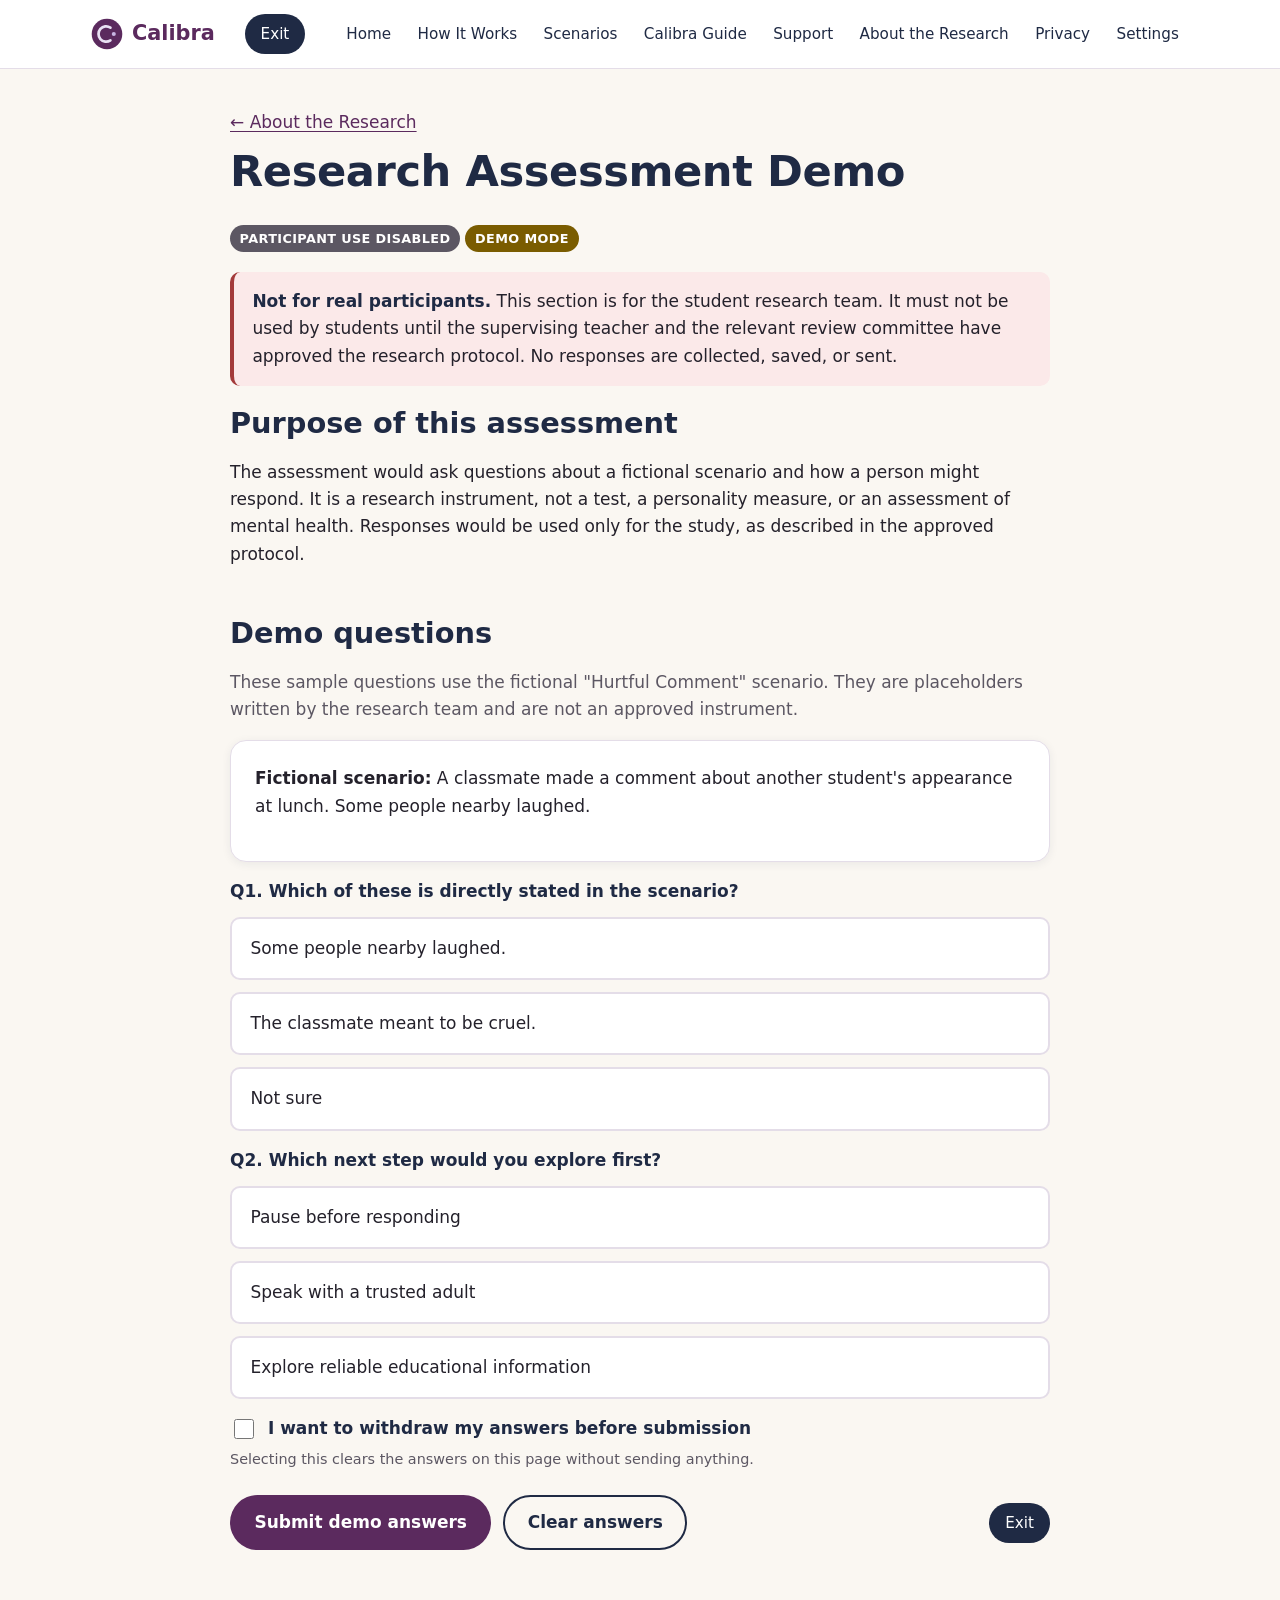
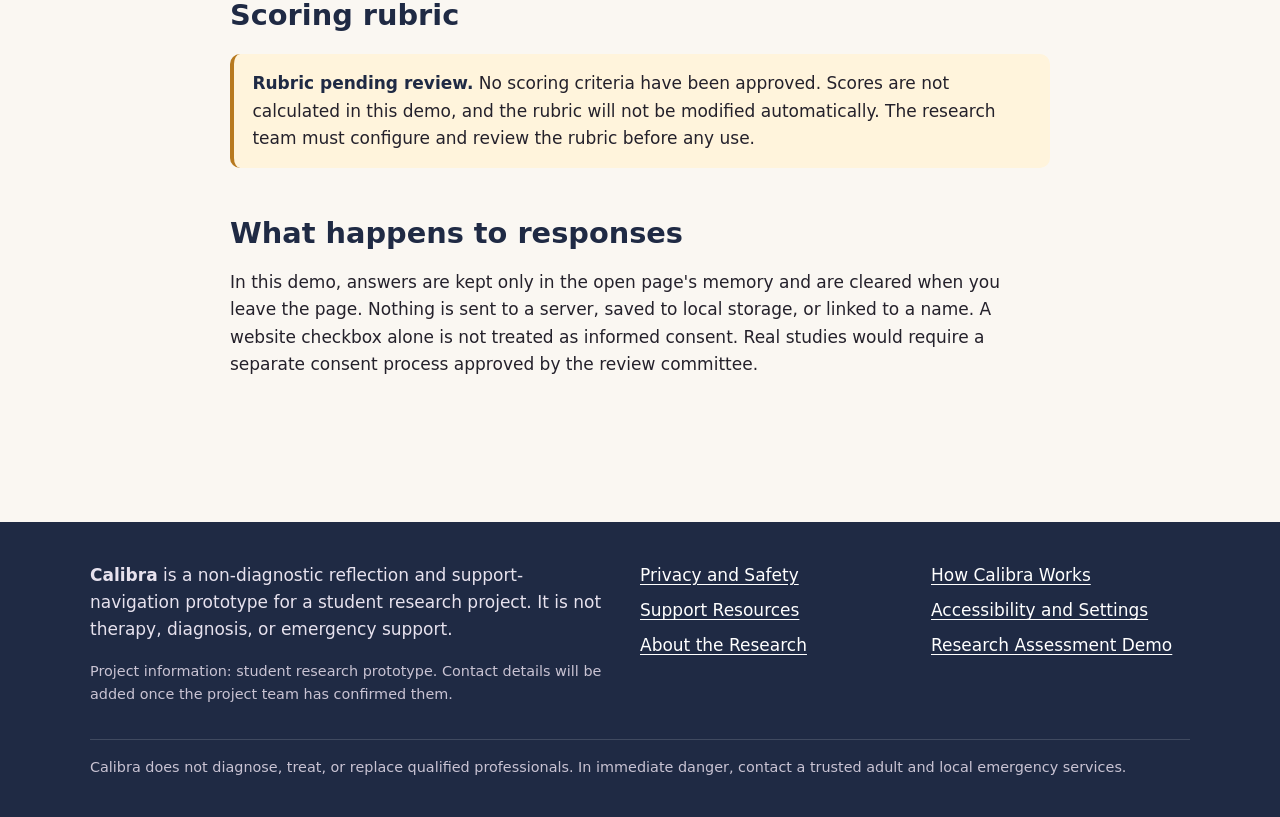
<file: research-demo.html>
<!doctype html>
<html lang="en">
<head>
  <meta charset="utf-8">
  <meta name="viewport" content="width=device-width, initial-scale=1">
  <title>Research Assessment Demo — Calibra</title>
  <link rel="stylesheet" href="css/styles.css">
</head>
<body>
  <div id="site-header-mount"></div>
  <main id="main" tabindex="-1">
    <div class="container" style="max-width:820px">
      <p class="muted" style="margin-bottom:.5rem"><a href="about-research.html">← About the Research</a></p>
      <h1>Research Assessment Demo</h1>
      <p><span class="badge badge-off">Participant use disabled</span> <span class="badge badge-placeholder">Demo mode</span></p>

      <div class="notice notice-error" role="alert">
        <strong>Not for real participants.</strong> This section is for the student research team. It must not be used by students until the supervising teacher and the relevant review committee have approved the research protocol. No responses are collected, saved, or sent.
      </div>

      <section aria-labelledby="purpose-title">
        <h2 id="purpose-title">Purpose of this assessment</h2>
        <p>The assessment would ask questions about a fictional scenario and how a person might respond. It is a research instrument, not a test, a personality measure, or an assessment of mental health. Responses would be used only for the study, as described in the approved protocol.</p>
      </section>

      <section aria-labelledby="form-title">
        <h2 id="form-title">Demo questions</h2>
        <p class="muted">These sample questions use the fictional "Hurtful Comment" scenario. They are placeholders written by the research team and are not an approved instrument.</p>

        <div class="card" style="margin-bottom:1rem">
          <p><strong>Fictional scenario:</strong> A classmate made a comment about another student's appearance at lunch. Some people nearby laughed.</p>
        </div>

        <form id="demo-form" novalidate>
          <fieldset class="choice-list">
            <legend>Q1. Which of these is directly stated in the scenario?</legend>
            <div class="choice"><input type="radio" name="q1" id="q1a" value="a"><label for="q1a">Some people nearby laughed.</label></div>
            <div class="choice"><input type="radio" name="q1" id="q1b" value="b"><label for="q1b">The classmate meant to be cruel.</label></div>
            <div class="choice"><input type="radio" name="q1" id="q1c" value="c"><label for="q1c">Not sure</label></div>
          </fieldset>

          <fieldset class="choice-list">
            <legend>Q2. Which next step would you explore first?</legend>
            <div class="choice"><input type="radio" name="q2" id="q2a" value="pause"><label for="q2a">Pause before responding</label></div>
            <div class="choice"><input type="radio" name="q2" id="q2b" value="adult"><label for="q2b">Speak with a trusted adult</label></div>
            <div class="choice"><input type="radio" name="q2" id="q2c" value="info"><label for="q2c">Explore reliable educational information</label></div>
          </fieldset>

          <div class="field">
            <label for="withdraw"><input type="checkbox" id="withdraw" name="withdraw"> I want to withdraw my answers before submission</label>
            <p class="hint">Selecting this clears the answers on this page without sending anything.</p>
          </div>

          <div class="btn-row">
            <button class="btn btn-primary" type="submit" id="demo-submit">Submit demo answers</button>
            <button class="btn btn-secondary" type="button" id="demo-reset">Clear answers</button>
            <span class="spacer"></span>
            <button class="exit-btn" type="button" data-exit="true">Exit</button>
          </div>
          <p id="demo-error" class="error-msg hidden" role="alert"></p>
        </form>

        <div id="demo-result" class="notice notice-info hidden" role="status" aria-live="polite"></div>
      </section>

      <section aria-labelledby="rubric-title">
        <h2 id="rubric-title">Scoring rubric</h2>
        <div class="notice">
          <strong>Rubric pending review.</strong> No scoring criteria have been approved. Scores are not calculated in this demo, and the rubric will not be modified automatically. The research team must configure and review the rubric before any use.
        </div>
      </section>

      <section aria-labelledby="data-title">
        <h2 id="data-title">What happens to responses</h2>
        <p>In this demo, answers are kept only in the open page's memory and are cleared when you leave the page. Nothing is sent to a server, saved to local storage, or linked to a name. A website checkbox alone is not treated as informed consent. Real studies would require a separate consent process approved by the review committee.</p>
      </section>
    </div>
  </main>
  <div id="site-footer-mount"></div>
  <script src="js/config.js"></script>
  <script src="js/shared.js"></script>
  <script>
    (function () {
      var cfg = window.CALIBRA_CONFIG || {};
      var form = document.getElementById("demo-form");
      var result = document.getElementById("demo-result");
      var error = document.getElementById("demo-error");

      // This page is demo-only. Real participant collection is not implemented here,
      // and researchParticipantMode in config.js does not enable any submission path.
      if (cfg.researchParticipantMode) {
        error.textContent = "Participant mode is not implemented in this prototype.";
        error.classList.remove("hidden");
      }

      form.addEventListener("submit", function (e) {
        e.preventDefault();
        error.classList.add("hidden");
        var q1 = form.querySelector('input[name="q1"]:checked');
        var q2 = form.querySelector('input[name="q2"]:checked');
        var withdrawn = document.getElementById("withdraw").checked;
        if (withdrawn) {
          form.reset();
          result.classList.remove("hidden");
          result.textContent = "Your answers were withdrawn and cleared. Nothing was sent or saved.";
          CalibraUI.announce("Answers withdrawn and cleared.");
          return;
        }
        if (!q1 || !q2) {
          error.textContent = "Please answer both questions, or select Clear answers.";
          error.classList.remove("hidden");
          CalibraUI.announce(error.textContent);
          return;
        }
        result.classList.remove("hidden");
        result.textContent = "Demo submission complete. This is a sample only: nothing was sent, saved, or scored. The rubric has not been approved.";
        CalibraUI.announce("Demo submission complete.");
      });

      document.getElementById("demo-reset").addEventListener("click", function () {
        form.reset();
        result.classList.add("hidden");
        error.classList.add("hidden");
      });
    })();
  </script>
</body>
</html>
</file>
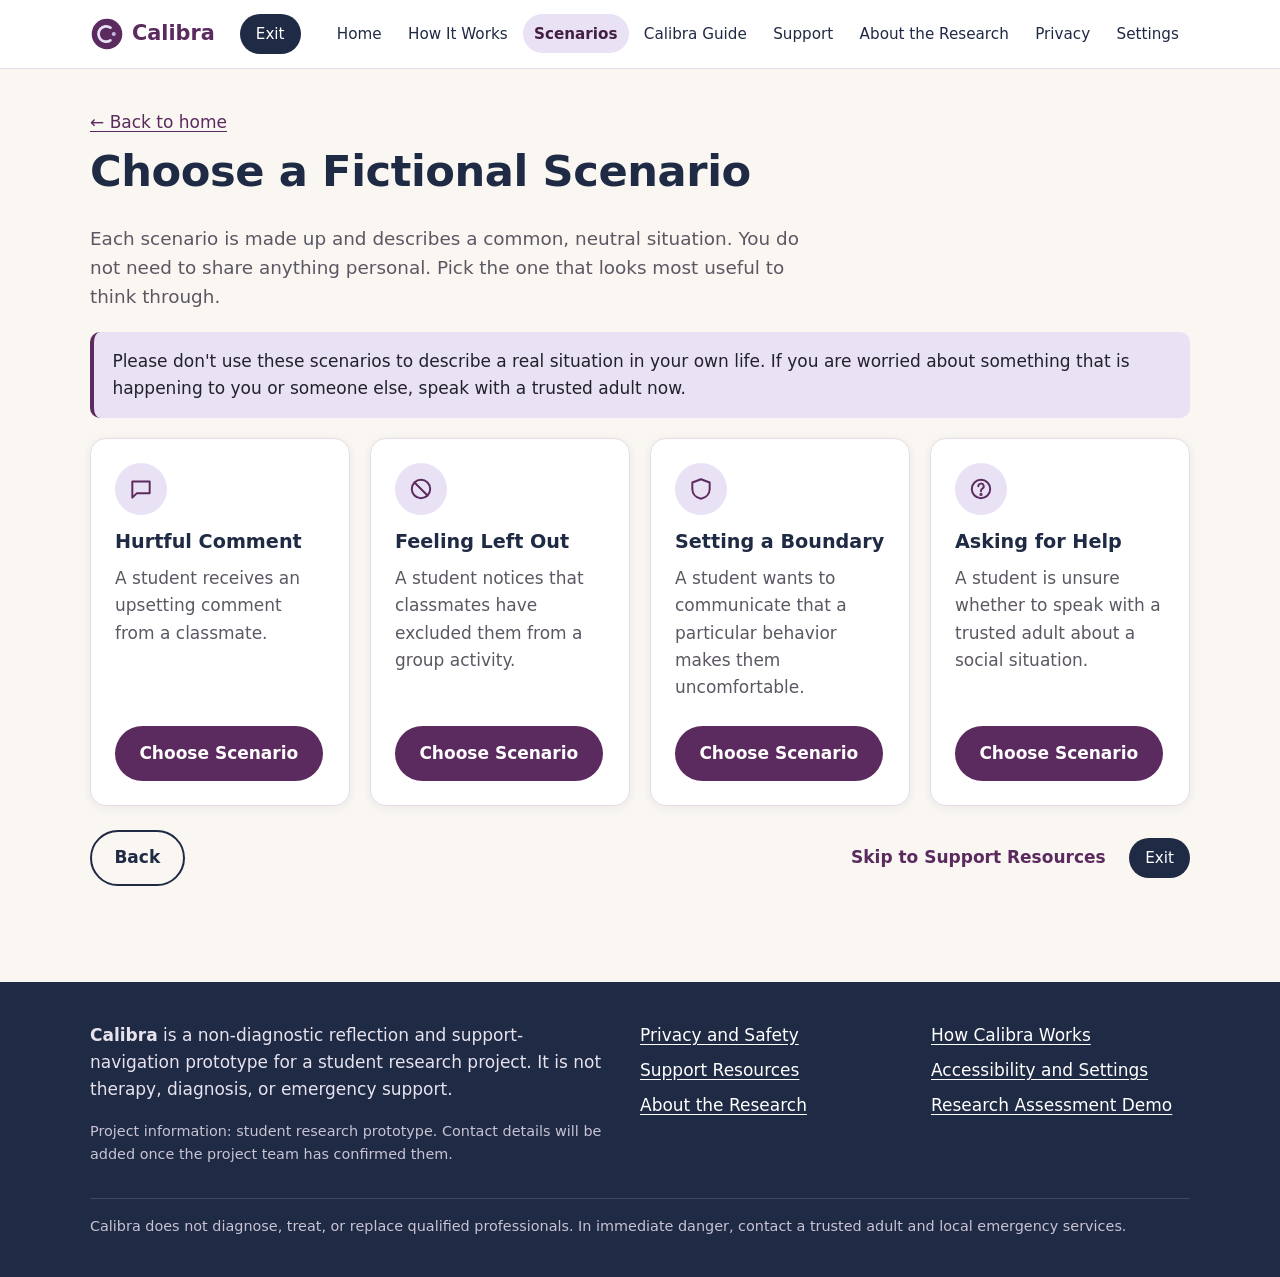
<file: scenarios.html>
<!doctype html>
<html lang="en">
<head>
  <meta charset="utf-8">
  <meta name="viewport" content="width=device-width, initial-scale=1">
  <title>Choose a Scenario — Calibra</title>
  <link rel="stylesheet" href="css/styles.css">
</head>
<body>
  <div id="site-header-mount"></div>
  <main id="main" tabindex="-1">
    <div class="container">
      <p class="muted" style="margin-bottom:.5rem"><a href="index.html">← Back to home</a></p>
      <h1>Choose a Fictional Scenario</h1>
      <p class="lead">Each scenario is made up and describes a common, neutral situation. You do not need to share anything personal. Pick the one that looks most useful to think through.</p>

      <div class="notice notice-info" role="note">
        Please don't use these scenarios to describe a real situation in your own life. If you are worried about something that is happening to you or someone else, speak with a trusted adult now.
      </div>

      <div id="scenario-grid" class="grid grid-3" aria-live="polite">
        <p class="muted">Loading scenarios…</p>
      </div>
      <noscript><p class="notice">JavaScript is needed to show the scenario cards in this prototype.</p></noscript>
      <p id="scenario-error" class="error-msg hidden" role="alert">The scenarios could not be loaded. Please refresh the page.</p>

      <div class="btn-row">
        <a class="btn btn-secondary" href="index.html">Back</a>
        <span class="spacer"></span>
        <a class="btn btn-ghost" href="support.html">Skip to Support Resources</a>
        <button class="exit-btn" type="button" data-exit="true" aria-label="Exit Calibra">Exit</button>
      </div>
    </div>
  </main>
  <div id="site-footer-mount"></div>
  <script src="js/config.js"></script>
  <script src="js/shared.js"></script>
  <script src="js/scenarios.js"></script>
  <script>
    (function () {
      var grid = document.getElementById("scenario-grid");
      var error = document.getElementById("scenario-error");
      try {
        var list = window.CALIBRA_SCENARIOS;
        if (!Array.isArray(list) || list.length === 0) throw new Error("empty");
        grid.innerHTML = list.map(function (s, i) {
          var href = CalibraUI.link("reflect.html", { scenario: s.id, step: 1 });
          return '<article class="card scenario-card fade-in" aria-labelledby="sc-' + i + '">' +
            '<div class="icon-circle" aria-hidden="true">' + CalibraUI.icon(s.icon) + "</div>" +
            '<h2 id="sc-' + i + '" style="font-size:1.2rem">' + s.title + "</h2>" +
            "<p>" + s.summary + "</p>" +
            '<a class="btn btn-primary" href="' + href + '" aria-label="Choose scenario: ' + s.title + '">Choose Scenario</a>' +
            "</article>";
        }).join("");
      } catch (e) {
        grid.innerHTML = "";
        error.classList.remove("hidden");
      }
    })();
  </script>
</body>
</html>
</file>
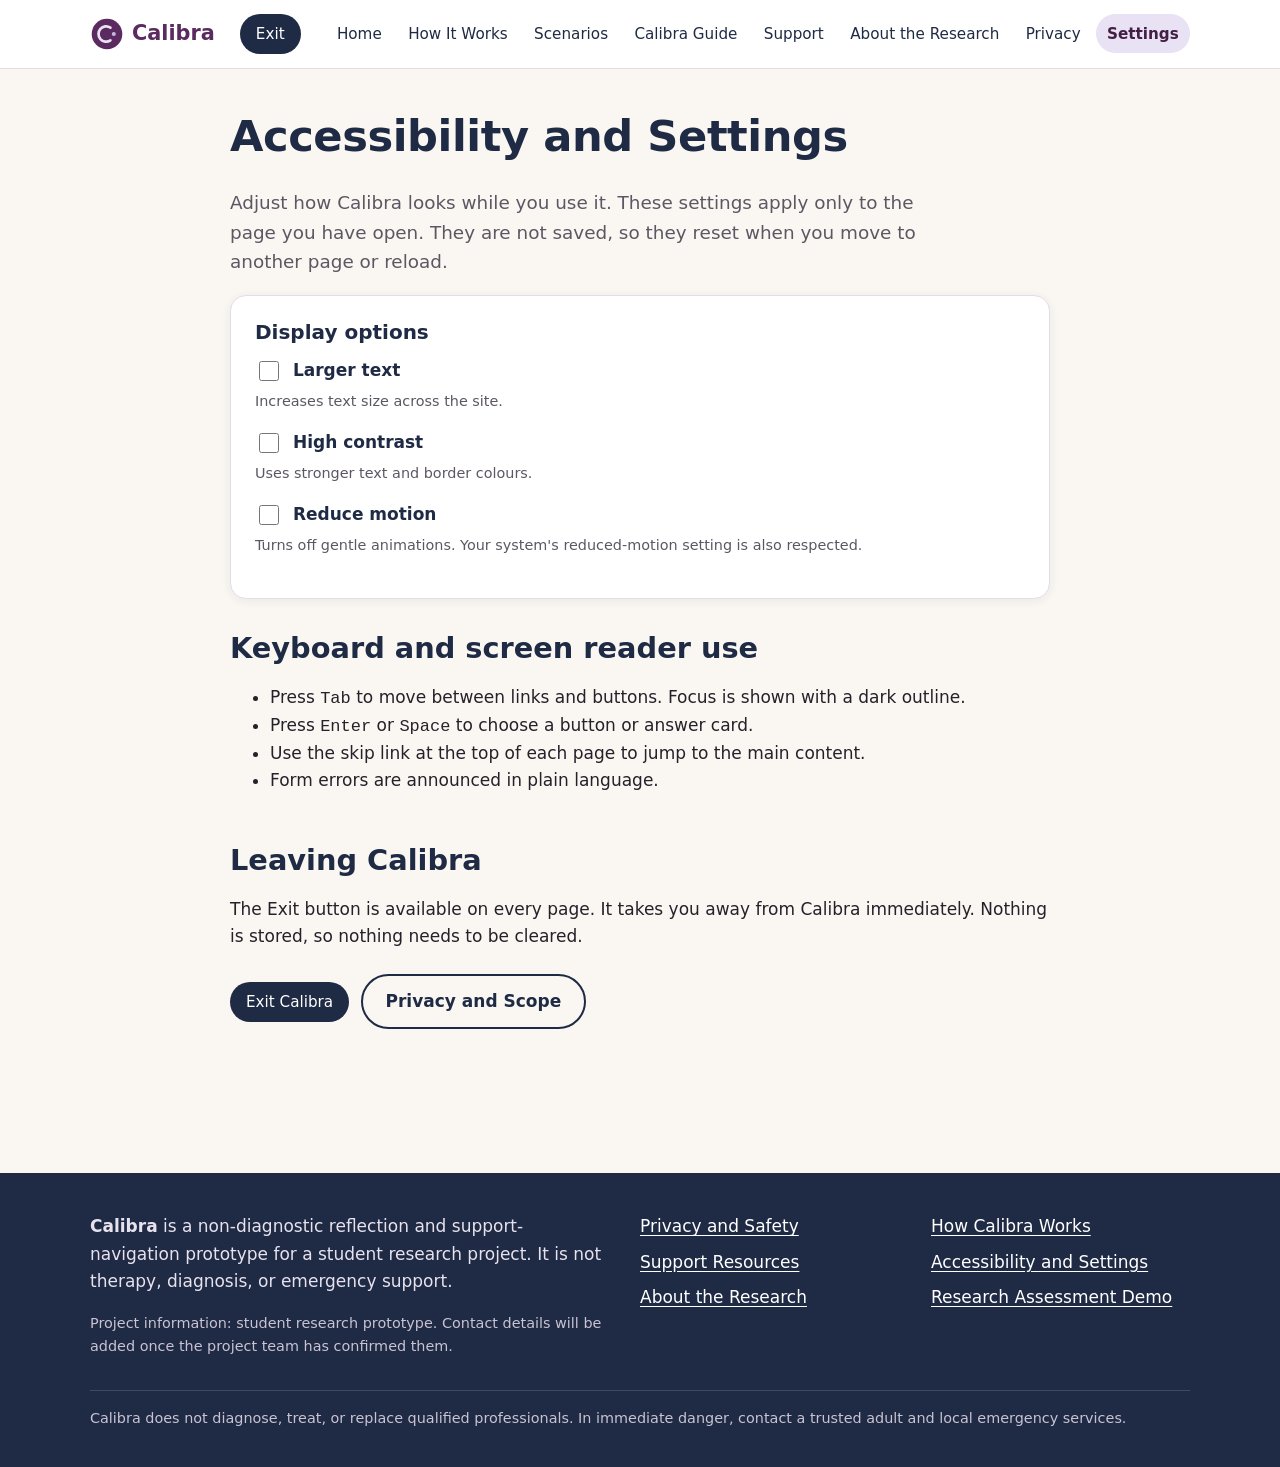
<file: settings.html>
<!doctype html>
<html lang="en">
<head>
  <meta charset="utf-8">
  <meta name="viewport" content="width=device-width, initial-scale=1">
  <title>Accessibility and Settings — Calibra</title>
  <link rel="stylesheet" href="css/styles.css">
</head>
<body>
  <div id="site-header-mount"></div>
  <main id="main" tabindex="-1">
    <div class="container" style="max-width:820px">
      <h1>Accessibility and Settings</h1>
      <p class="lead">Adjust how Calibra looks while you use it. These settings apply only to the page you have open. They are not saved, so they reset when you move to another page or reload.</p>

      <form id="settings-form" class="card" aria-labelledby="settings-title">
        <h2 id="settings-title" style="font-size:1.25rem">Display options</h2>
        <div class="field">
          <label for="opt-large"><input type="checkbox" id="opt-large"> Larger text</label>
          <p class="hint">Increases text size across the site.</p>
        </div>
        <div class="field">
          <label for="opt-contrast"><input type="checkbox" id="opt-contrast"> High contrast</label>
          <p class="hint">Uses stronger text and border colours.</p>
        </div>
        <div class="field">
          <label for="opt-motion"><input type="checkbox" id="opt-motion"> Reduce motion</label>
          <p class="hint">Turns off gentle animations. Your system's reduced-motion setting is also respected.</p>
        </div>
        <p id="settings-status" class="muted" role="status" aria-live="polite"></p>
      </form>

      <section aria-labelledby="kb-title" style="margin-top:2rem">
        <h2 id="kb-title">Keyboard and screen reader use</h2>
        <ul>
          <li>Press <kbd>Tab</kbd> to move between links and buttons. Focus is shown with a dark outline.</li>
          <li>Press <kbd>Enter</kbd> or <kbd>Space</kbd> to choose a button or answer card.</li>
          <li>Use the skip link at the top of each page to jump to the main content.</li>
          <li>Form errors are announced in plain language.</li>
        </ul>
      </section>

      <section aria-labelledby="exit-set-title">
        <h2 id="exit-set-title">Leaving Calibra</h2>
        <p>The Exit button is available on every page. It takes you away from Calibra immediately. Nothing is stored, so nothing needs to be cleared.</p>
        <div class="btn-row">
          <button class="exit-btn" type="button" data-exit="true">Exit Calibra</button>
          <a class="btn btn-secondary" href="privacy.html">Privacy and Scope</a>
        </div>
      </section>
    </div>
  </main>
  <div id="site-footer-mount"></div>
  <script src="js/config.js"></script>
  <script src="js/shared.js"></script>
  <script>
    (function () {
      var map = { "opt-large": "text-large", "opt-contrast": "high-contrast", "opt-motion": "reduce-motion" };
      var status = document.getElementById("settings-status");
      Object.keys(map).forEach(function (id) {
        var box = document.getElementById(id);
        box.addEventListener("change", function () {
          document.documentElement.classList.toggle(map[id], box.checked);
          status.textContent = "Setting updated for this page view only.";
        });
      });
      if (window.matchMedia && window.matchMedia("(prefers-reduced-motion: reduce)").matches) {
        document.getElementById("opt-motion").checked = true;
      }
    })();
  </script>
</body>
</html>
</file>
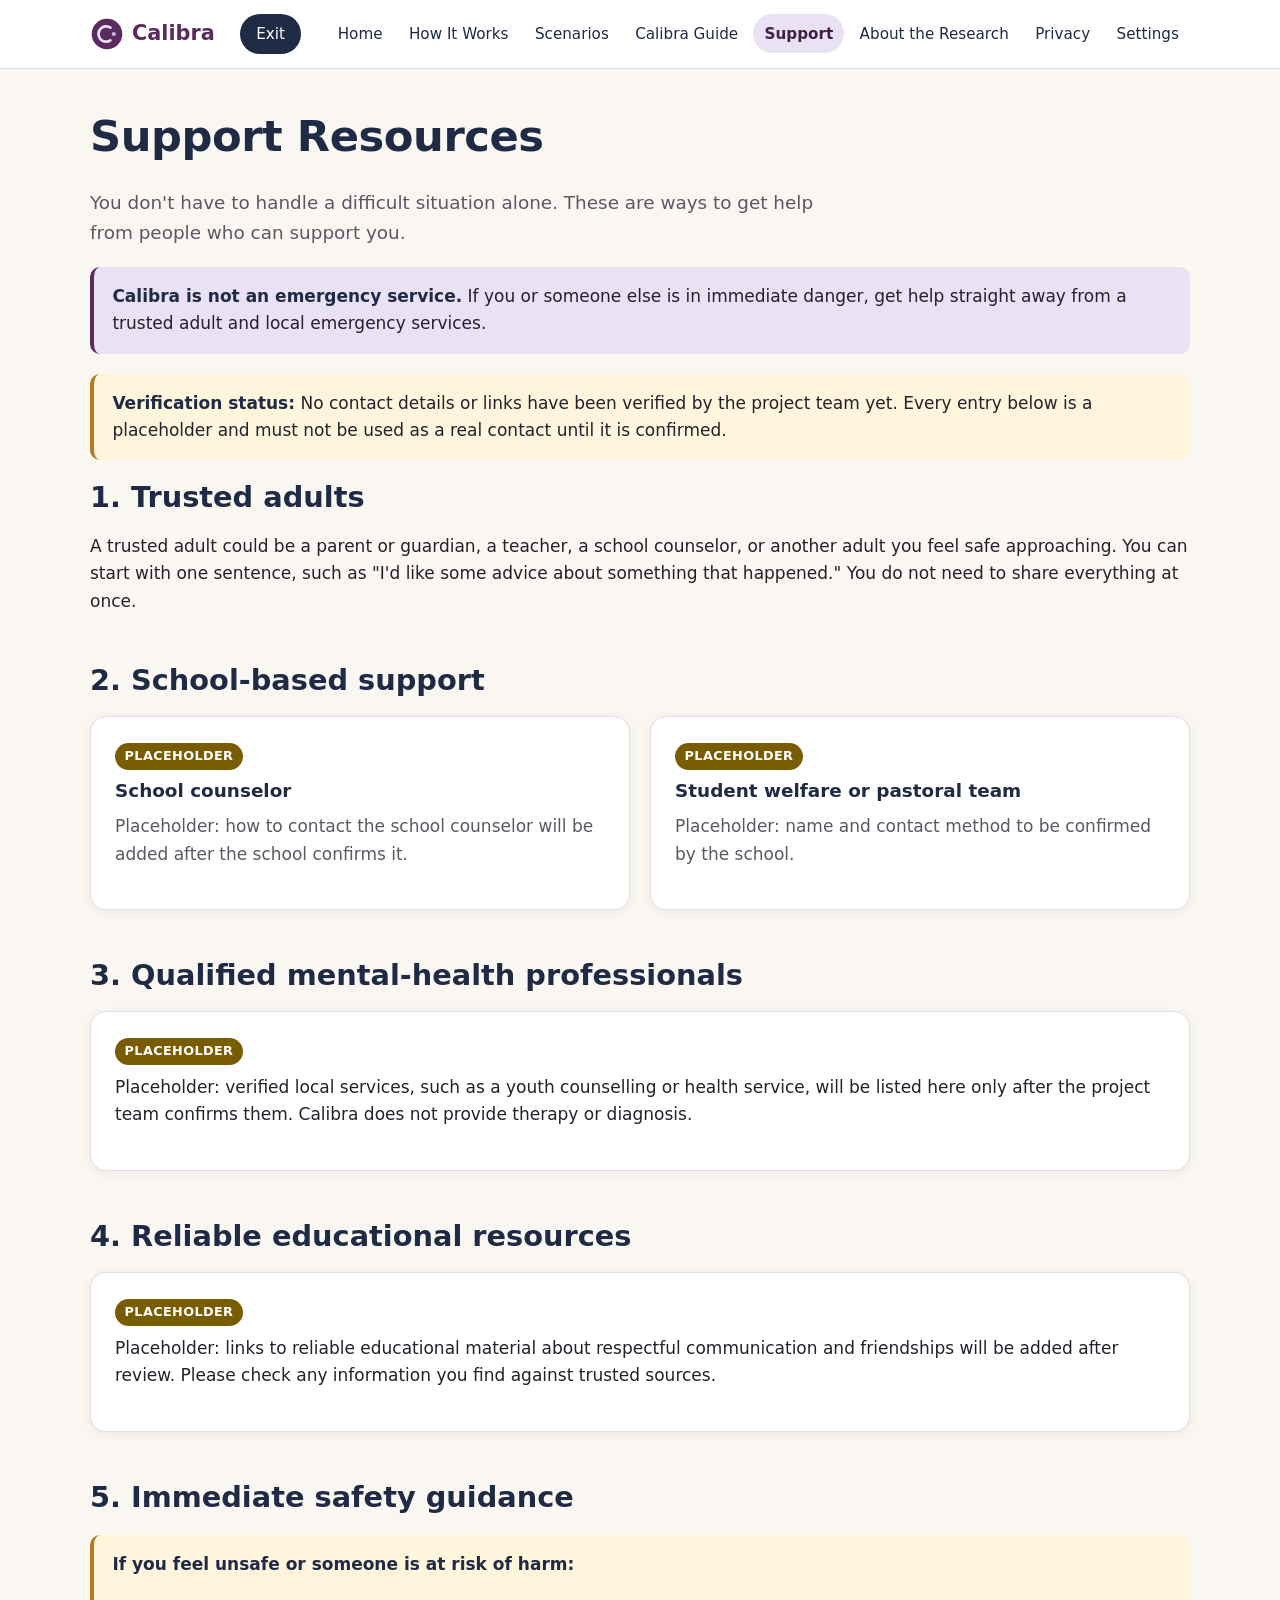
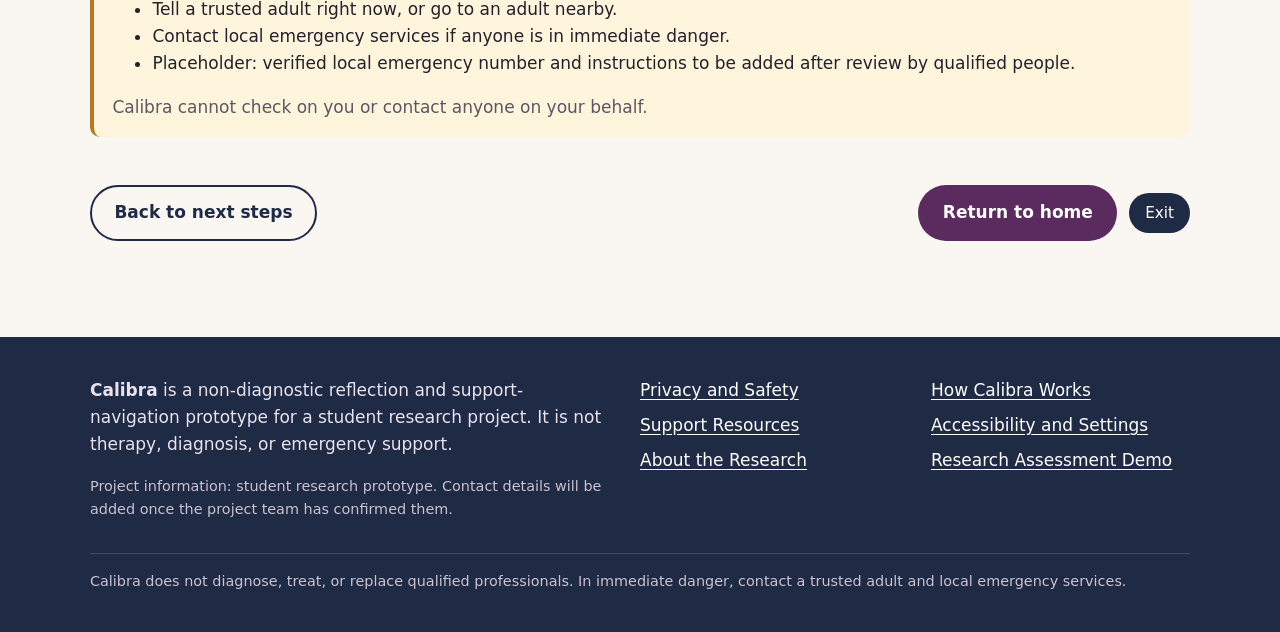
<file: support.html>
<!doctype html>
<html lang="en">
<head>
  <meta charset="utf-8">
  <meta name="viewport" content="width=device-width, initial-scale=1">
  <title>Support Resources — Calibra</title>
  <link rel="stylesheet" href="css/styles.css">
</head>
<body>
  <div id="site-header-mount"></div>
  <main id="main" tabindex="-1">
    <div class="container">
      <h1>Support Resources</h1>
      <p class="lead">You don't have to handle a difficult situation alone. These are ways to get help from people who can support you.</p>

      <div class="notice notice-info" role="note">
        <strong>Calibra is not an emergency service.</strong> If you or someone else is in immediate danger, get help straight away from a trusted adult and local emergency services.
      </div>

      <div class="notice" role="note">
        <strong>Verification status:</strong> No contact details or links have been verified by the project team yet. Every entry below is a placeholder and must not be used as a real contact until it is confirmed.
      </div>

      <section aria-labelledby="adults-title">
        <h2 id="adults-title">1. Trusted adults</h2>
        <p>A trusted adult could be a parent or guardian, a teacher, a school counselor, or another adult you feel safe approaching. You can start with one sentence, such as "I'd like some advice about something that happened." You do not need to share everything at once.</p>
      </section>

      <section aria-labelledby="school-title">
        <h2 id="school-title">2. School-based support</h2>
        <div class="grid">
          <article class="card"><span class="badge badge-placeholder">Placeholder</span><h3 style="margin-top:.6rem">School counselor</h3><p class="muted">Placeholder: how to contact the school counselor will be added after the school confirms it.</p></article>
          <article class="card"><span class="badge badge-placeholder">Placeholder</span><h3 style="margin-top:.6rem">Student welfare or pastoral team</h3><p class="muted">Placeholder: name and contact method to be confirmed by the school.</p></article>
        </div>
      </section>

      <section aria-labelledby="pro-title">
        <h2 id="pro-title">3. Qualified mental-health professionals</h2>
        <div class="card">
          <span class="badge badge-placeholder">Placeholder</span>
          <p style="margin-top:.6rem">Placeholder: verified local services, such as a youth counselling or health service, will be listed here only after the project team confirms them. Calibra does not provide therapy or diagnosis.</p>
        </div>
      </section>

      <section aria-labelledby="edu-title">
        <h2 id="edu-title">4. Reliable educational resources</h2>
        <div class="card">
          <span class="badge badge-placeholder">Placeholder</span>
          <p style="margin-top:.6rem">Placeholder: links to reliable educational material about respectful communication and friendships will be added after review. Please check any information you find against trusted sources.</p>
        </div>
      </section>

      <section aria-labelledby="safety-title">
        <h2 id="safety-title">5. Immediate safety guidance</h2>
        <div class="notice">
          <p><strong>If you feel unsafe or someone is at risk of harm:</strong></p>
          <ul>
            <li>Tell a trusted adult right now, or go to an adult nearby.</li>
            <li>Contact local emergency services if anyone is in immediate danger.</li>
            <li>Placeholder: verified local emergency number and instructions to be added after review by qualified people.</li>
          </ul>
          <p class="muted" style="margin:0">Calibra cannot check on you or contact anyone on your behalf.</p>
        </div>
      </section>

      <div class="btn-row">
        <a class="btn btn-secondary" href="next-steps.html">Back to next steps</a>
        <span class="spacer"></span>
        <a class="btn btn-primary" href="index.html">Return to home</a>
        <button class="exit-btn" type="button" data-exit="true">Exit</button>
      </div>
    </div>
  </main>
  <div id="site-footer-mount"></div>
  <script src="js/config.js"></script>
  <script src="js/shared.js"></script>
</body>
</html>
</file>
<file: css/styles.css>
/* Calibra design system
   Colors chosen for text contrast on warm off-white (WCAG AA or better for body text). */
:root {
  --plum: #5B2A5E;
  --plum-dark: #431F45;
  --navy: #1F2A44;
  --lavender: #E9E1F4;
  --lavender-strong: #C9B6E4;
  --off-white: #FAF7F2;
  --surface: #FFFFFF;
  --text: #24212B;
  --text-muted: #5C5763;
  --border: #E4DDE8;
  --amber-bg: #FFF4DC;
  --amber-border: #B7791F;
  --radius: 16px;
  --radius-sm: 10px;
  --shadow: 0 2px 10px rgba(31, 42, 68, 0.07);
  --shadow-hover: 0 8px 24px rgba(31, 42, 68, 0.12);
  --space: 1.25rem;
  --font: system-ui, -apple-system, "Segoe UI", Roboto, "Helvetica Neue", Arial, sans-serif;
  --transition: 200ms ease;
  --text-scale: 1;
}

*, *::before, *::after { box-sizing: border-box; }
html { font-size: calc(100% * var(--text-scale)); scroll-behavior: smooth; }
body {
  margin: 0;
  font-family: var(--font);
  font-size: 1.0625rem;
  line-height: 1.6;
  color: var(--text);
  background: var(--off-white);
}
img, svg { max-width: 100%; display: block; }
h1, h2, h3 { color: var(--navy); line-height: 1.25; margin: 0 0 0.6em; }
h1 { font-size: clamp(1.9rem, 4vw, 2.7rem); letter-spacing: -0.01em; }
h2 { font-size: clamp(1.4rem, 2.6vw, 1.8rem); }
h3 { font-size: 1.15rem; }
p { margin: 0 0 1em; }
a { color: var(--plum); text-underline-offset: 3px; }
a:hover { color: var(--plum-dark); }
.skip-link {
  position: absolute; left: -9999px; top: 0; background: var(--navy); color: #fff;
  padding: 0.6rem 1rem; z-index: 100; border-radius: 0 0 8px 0;
}
.skip-link:focus { left: 0; }
.container { width: min(1100px, 92%); margin: 0 auto; }
main { min-height: 70vh; padding: 2.5rem 0 4rem; }
section { margin-bottom: 3rem; }
.muted { color: var(--text-muted); }
.lead { font-size: 1.15rem; color: var(--text-muted); max-width: 62ch; }

/* Focus */
:focus-visible {
  outline: 3px solid var(--navy);
  outline-offset: 3px;
  border-radius: 4px;
}

/* Header & navigation */
.site-header {
  background: var(--surface);
  border-bottom: 1px solid var(--border);
  position: sticky; top: 0; z-index: 50;
}
.site-header .container {
  display: flex; align-items: center; justify-content: space-between;
  gap: 1rem; padding: 0.85rem 0; flex-wrap: wrap;
}
.logo {
  display: inline-flex; align-items: center; gap: 0.5rem;
  font-weight: 700; font-size: 1.3rem; color: var(--plum); text-decoration: none;
}
.logo-mark { width: 34px; height: 34px; flex: none; }
.nav-list {
  list-style: none; display: flex; gap: 0.25rem; flex-wrap: wrap; margin: 0; padding: 0;
}
.nav-list a {
  display: block; padding: 0.45rem 0.7rem; border-radius: 999px;
  color: var(--navy); text-decoration: none; font-size: 0.95rem;
}
.nav-list a:hover { background: var(--lavender); }
.nav-list a[aria-current="page"] { background: var(--lavender); color: var(--plum-dark); font-weight: 600; }
.exit-btn {
  background: var(--navy); color: #fff; border: 0; border-radius: 999px;
  padding: 0.5rem 1rem; font: inherit; font-size: 0.95rem; cursor: pointer;
}
.exit-btn:hover { background: #101828; }
.nav-toggle {
  display: none; background: none; border: 1px solid var(--border); border-radius: 10px;
  padding: 0.4rem 0.75rem; font: inherit; cursor: pointer; color: var(--navy);
}

@media (max-width: 860px) {
  .nav-toggle { display: inline-block; }
  .site-header .nav-wrap { display: none; width: 100%; }
  .site-header.open .nav-wrap { display: block; }
  .nav-list { flex-direction: column; }
  .site-header .container { position: relative; }
  .header-actions { display: flex; gap: 0.5rem; align-items: center; }
}

/* Buttons */
.btn {
  display: inline-flex; align-items: center; justify-content: center; gap: 0.5rem;
  padding: 0.75rem 1.4rem; border-radius: 999px; border: 2px solid transparent;
  font: inherit; font-weight: 600; text-decoration: none; cursor: pointer;
  transition: background var(--transition), transform var(--transition), box-shadow var(--transition);
  min-height: 44px;
}
.btn:hover { transform: translateY(-1px); box-shadow: var(--shadow); }
.btn-primary { background: var(--plum); color: #fff; }
.btn-primary:hover { background: var(--plum-dark); color: #fff; }
.btn-secondary { background: transparent; color: var(--navy); border-color: var(--navy); }
.btn-secondary:hover { background: var(--lavender); color: var(--navy); }
.btn-ghost { background: transparent; color: var(--plum); padding-left: 0.6rem; padding-right: 0.6rem; }
.btn-ghost:hover { background: var(--lavender); }
.btn[disabled], .btn[aria-disabled="true"] { opacity: 0.5; cursor: not-allowed; transform: none; box-shadow: none; }
.btn-row { display: flex; flex-wrap: wrap; gap: 0.75rem; align-items: center; margin-top: 1.5rem; }
.btn-row .spacer { flex: 1; }

/* Cards */
.card {
  background: var(--surface); border: 1px solid var(--border); border-radius: var(--radius);
  padding: 1.5rem; box-shadow: var(--shadow);
}
.grid { display: grid; gap: var(--space); grid-template-columns: repeat(auto-fit, minmax(240px, 1fr)); }
.grid-3 { grid-template-columns: repeat(auto-fit, minmax(260px, 1fr)); }
.icon-circle {
  width: 52px; height: 52px; border-radius: 50%; background: var(--lavender);
  color: var(--plum); display: grid; place-items: center; margin-bottom: 0.9rem;
}
.icon-circle svg { width: 26px; height: 26px; }
.icon { width: 24px; height: 24px; fill: none; stroke: currentColor; stroke-width: 1.8; stroke-linecap: round; stroke-linejoin: round; flex: none; }

/* Notices */
.notice {
  border-left: 4px solid var(--amber-border); background: var(--amber-bg);
  border-radius: var(--radius-sm); padding: 1rem 1.15rem; margin: 1.25rem 0;
}
.notice strong { color: var(--navy); }
.notice-info { border-left-color: var(--plum); background: var(--lavender); }
.notice-error { border-left-color: #A33A3A; background: #FBE9E9; }
.badge {
  display: inline-block; font-size: 0.8rem; font-weight: 700; letter-spacing: 0.03em;
  text-transform: uppercase; padding: 0.2rem 0.6rem; border-radius: 999px;
  background: var(--navy); color: #fff;
}
.badge-placeholder { background: #7A5C00; }
.badge-off { background: #5C5763; }

/* Hero */
.hero {
  background: linear-gradient(135deg, var(--lavender) 0%, var(--off-white) 70%);
  border-radius: 24px; padding: clamp(2rem, 6vw, 4rem) clamp(1.25rem, 5vw, 3.5rem);
  margin-bottom: 3rem; border: 1px solid var(--border);
}
.hero p { font-size: 1.15rem; color: var(--text-muted); max-width: 60ch; }
.hero .btn-row { margin-top: 1.75rem; }

/* Steps */
.steps { list-style: none; padding: 0; margin: 0; counter-reset: step; }
.steps li { display: flex; gap: 1rem; align-items: flex-start; margin-bottom: 1.1rem; }
.step-num {
  flex: none; width: 40px; height: 40px; border-radius: 50%; background: var(--plum);
  color: #fff; display: grid; place-items: center; font-weight: 700;
}

/* Two-column can/cannot */
.two-col { display: grid; gap: var(--space); grid-template-columns: 1fr 1fr; }
.two-col ul { padding-left: 1.2rem; margin: 0; }
.two-col li { margin-bottom: 0.5rem; }
@media (max-width: 700px) { .two-col { grid-template-columns: 1fr; } }

/* Progress */
.progress-wrap { margin-bottom: 1.5rem; }
.progress-label { display: flex; justify-content: space-between; font-size: 0.92rem; color: var(--text-muted); margin-bottom: 0.4rem; }
.progress-track { height: 10px; background: var(--lavender); border-radius: 999px; overflow: hidden; }
.progress-fill { height: 100%; background: var(--plum); border-radius: 999px; transition: width 300ms ease; }
.stepper { display: flex; gap: 0.5rem; list-style: none; padding: 0; margin: 0.75rem 0 0; flex-wrap: wrap; }
.stepper li { font-size: 0.85rem; color: var(--text-muted); padding: 0.2rem 0.6rem; border-radius: 999px; background: var(--surface); border: 1px solid var(--border); }
.stepper li[aria-current="step"] { background: var(--navy); color: #fff; border-color: var(--navy); }
.stepper li.done { color: var(--plum-dark); border-color: var(--lavender-strong); }

/* Selectable answer cards (radio-based, keyboard accessible) */
.choice-list { display: grid; gap: 0.75rem; margin: 1rem 0; padding: 0; border: 0; }
.choice-list legend { font-weight: 600; color: var(--navy); margin-bottom: 0.75rem; padding: 0; }
.choice { position: relative; }
.choice input { position: absolute; opacity: 0; pointer-events: none; }
.choice label {
  display: block; padding: 1rem 1.15rem; border: 2px solid var(--border); border-radius: var(--radius-sm);
  background: var(--surface); cursor: pointer; transition: border-color var(--transition), background var(--transition);
}
.choice label:hover { border-color: var(--lavender-strong); }
.choice input:checked + label { border-color: var(--plum); background: var(--lavender); }
.choice input:focus-visible + label { outline: 3px solid var(--navy); outline-offset: 2px; }
.choice .choice-sub { display: block; font-size: 0.92rem; color: var(--text-muted); margin-top: 0.2rem; }

/* Scenario cards */
.scenario-card { display: flex; flex-direction: column; }
.scenario-card p { color: var(--text-muted); flex: 1; }
.scenario-card .btn { align-self: flex-start; margin-top: 0.5rem; }
.scenario-card:hover { box-shadow: var(--shadow-hover); transform: translateY(-2px); }
.scenario-card { transition: box-shadow var(--transition), transform var(--transition); }

/* Forms */
.field { margin-bottom: 1rem; }
.field label { display: block; font-weight: 600; margin-bottom: 0.35rem; color: var(--navy); }
.field input[type="checkbox"] { width: 20px; height: 20px; margin-right: 0.5rem; vertical-align: middle; }
.field .hint { font-size: 0.9rem; color: var(--text-muted); }
.error-msg { color: #8A2424; font-weight: 600; font-size: 0.95rem; margin: 0.5rem 0; }

/* Chat */
.chat-shell {
  display: flex; flex-direction: column; background: var(--surface);
  border: 1px solid var(--border); border-radius: var(--radius); box-shadow: var(--shadow);
  height: min(70vh, 640px); overflow: hidden;
}
.chat-header { padding: 1rem 1.25rem; border-bottom: 1px solid var(--border); display: flex; justify-content: space-between; align-items: center; gap: 0.5rem; flex-wrap: wrap; }
.chat-log { flex: 1; overflow-y: auto; padding: 1.25rem; display: flex; flex-direction: column; gap: 0.75rem; }
.msg { max-width: 85%; padding: 0.75rem 1rem; border-radius: 14px; line-height: 1.5; }
.msg-bot { background: var(--lavender); align-self: flex-start; border-bottom-left-radius: 4px; }
.msg-user { background: var(--navy); color: #fff; align-self: flex-end; border-bottom-right-radius: 4px; }
.msg-safety { background: #FBE9E9; border: 2px solid #A33A3A; align-self: stretch; max-width: 100%; }
.msg-meta { font-size: 0.8rem; color: var(--text-muted); }
.typing { display: inline-flex; gap: 4px; }
.typing span { width: 8px; height: 8px; background: var(--plum); border-radius: 50%; animation: bob 1s infinite ease-in-out; }
.typing span:nth-child(2) { animation-delay: 0.15s; }
.typing span:nth-child(3) { animation-delay: 0.3s; }
@keyframes bob { 0%, 80%, 100% { opacity: 0.3; transform: translateY(0); } 40% { opacity: 1; transform: translateY(-3px); } }
.chips { display: flex; flex-wrap: wrap; gap: 0.5rem; padding: 0 1.25rem 0.75rem; }
.chip {
  border: 1px solid var(--lavender-strong); background: var(--surface); color: var(--plum-dark);
  border-radius: 999px; padding: 0.4rem 0.85rem; font: inherit; font-size: 0.92rem; cursor: pointer;
}
.chip:hover { background: var(--lavender); }
.chat-form { display: flex; gap: 0.5rem; padding: 0.9rem 1.25rem; border-top: 1px solid var(--border); }
.chat-form input {
  flex: 1; font: inherit; padding: 0.7rem 0.9rem; border: 2px solid var(--border); border-radius: 12px; min-width: 0;
}
.chat-form input:focus { border-color: var(--plum); outline: none; }

/* Footer */
.site-footer { background: var(--navy); color: #E7E2EE; padding: 2.5rem 0 1.5rem; margin-top: 2rem; }
.site-footer a { color: #fff; }
.footer-grid { display: grid; gap: 2rem; grid-template-columns: 2fr 1fr 1fr; }
.footer-grid ul { list-style: none; padding: 0; margin: 0; }
.footer-grid li { margin-bottom: 0.5rem; }
.footer-note { margin-top: 2rem; padding-top: 1rem; border-top: 1px solid rgba(255,255,255,0.15); font-size: 0.9rem; color: #C9C3D3; }
@media (max-width: 700px) { .footer-grid { grid-template-columns: 1fr; } }

/* Tables and details */
details { border: 1px solid var(--border); border-radius: var(--radius-sm); padding: 0.75rem 1rem; background: var(--surface); margin-bottom: 0.6rem; }
summary { cursor: pointer; font-weight: 600; color: var(--navy); }
details[open] summary { margin-bottom: 0.5rem; }
table { width: 100%; border-collapse: collapse; background: var(--surface); }
th, td { text-align: left; padding: 0.6rem 0.75rem; border-bottom: 1px solid var(--border); vertical-align: top; }
th { color: var(--navy); }

/* Motion */
.fade-in { animation: fadeIn 400ms ease both; }
@keyframes fadeIn { from { opacity: 0; transform: translateY(6px); } to { opacity: 1; transform: none; } }

/* Reduced motion: from OS setting or user toggle in Settings */
@media (prefers-reduced-motion: reduce) {
  *, *::before, *::after { animation: none !important; transition: none !important; scroll-behavior: auto !important; }
}
html.reduce-motion *, html.reduce-motion *::before, html.reduce-motion *::after {
  animation: none !important; transition: none !important; scroll-behavior: auto !important;
}

/* Text size from Settings */
html.text-large { --text-scale: 1.15; }

/* High-contrast option from Settings */
html.high-contrast {
  --text: #000; --text-muted: #2E2A35; --border: #6B6573; --plum: #3E1A41; --off-white: #FFFFFF;
}

.hidden { display: none !important; }
.sr-only {
  position: absolute !important; width: 1px; height: 1px; padding: 0; margin: -1px;
  overflow: hidden; clip: rect(0, 0, 0, 0); white-space: nowrap; border: 0;
}

/* Responsive */
@media (max-width: 600px) {
  .hero { border-radius: 16px; }
  .btn-row .btn { width: 100%; }
  .btn-row .spacer { display: none; }
  .chat-shell { height: 75vh; }
  .msg { max-width: 95%; }
}
</file>
